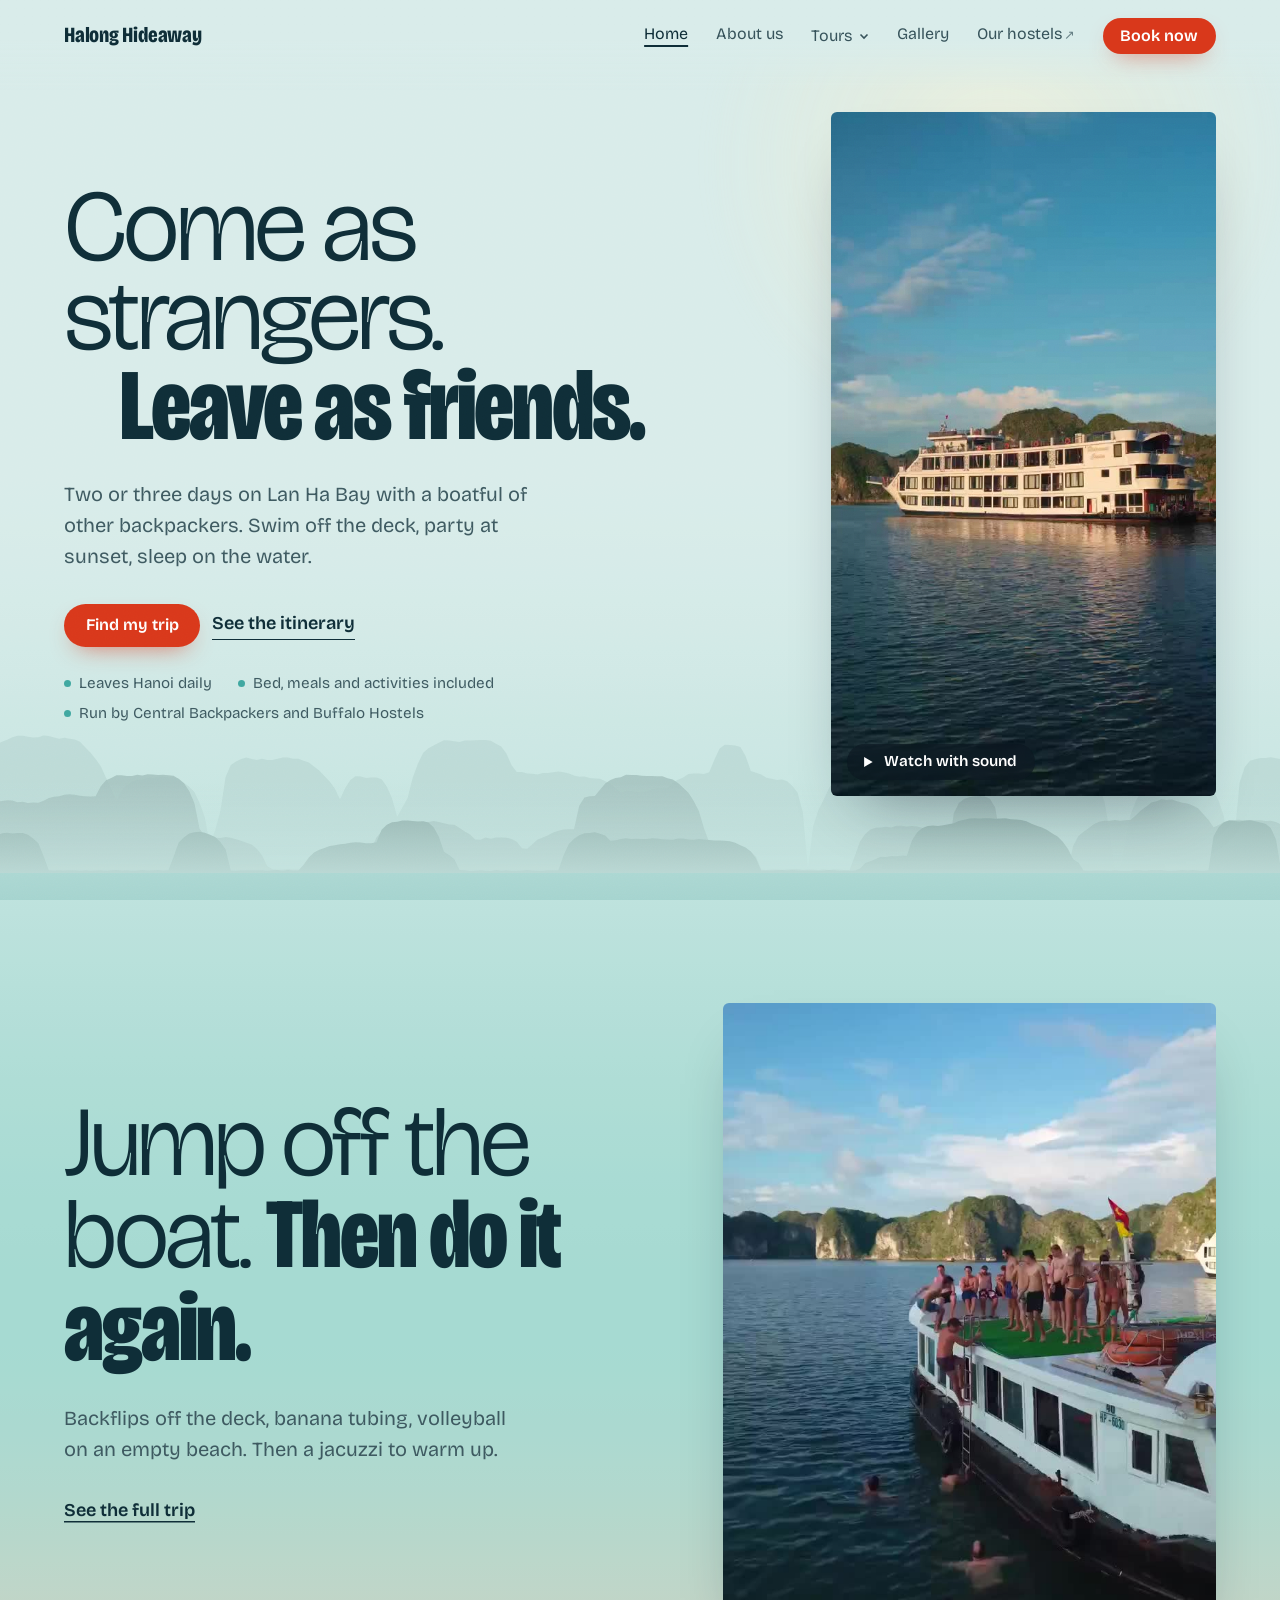
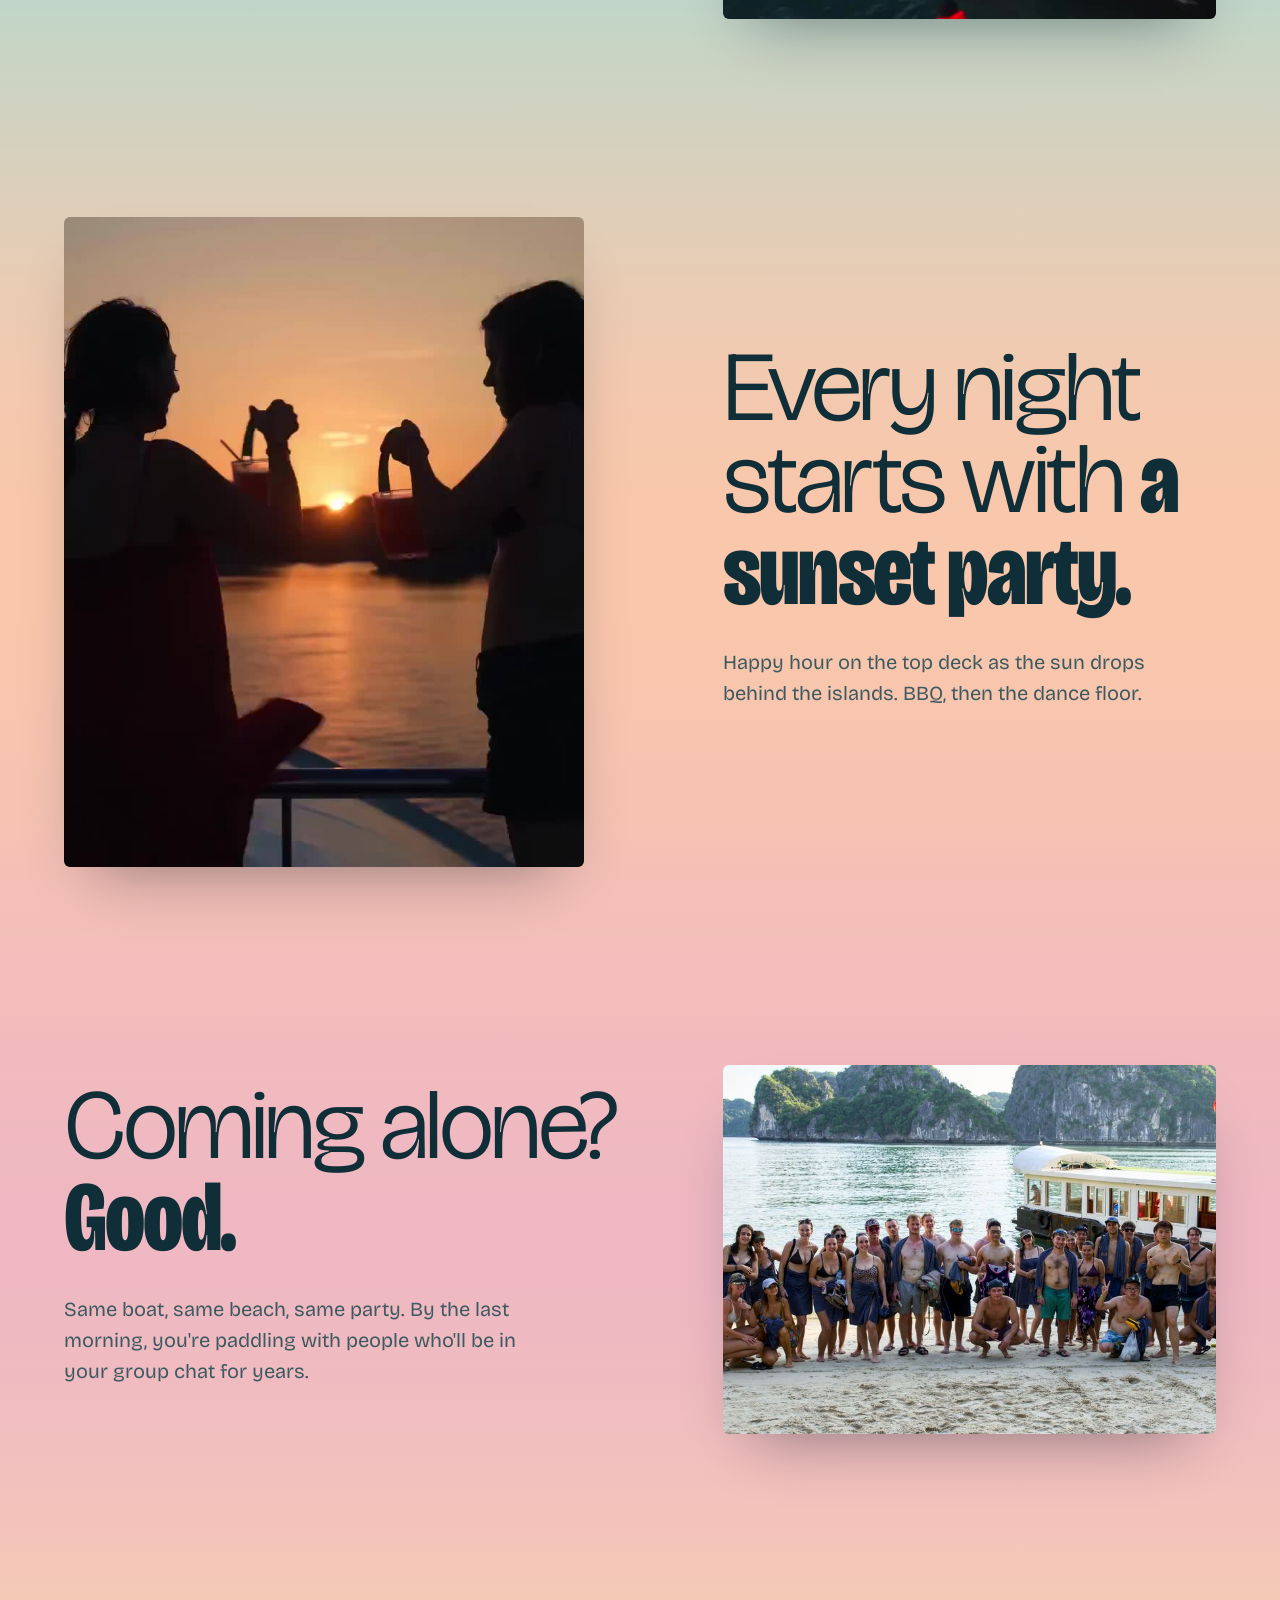
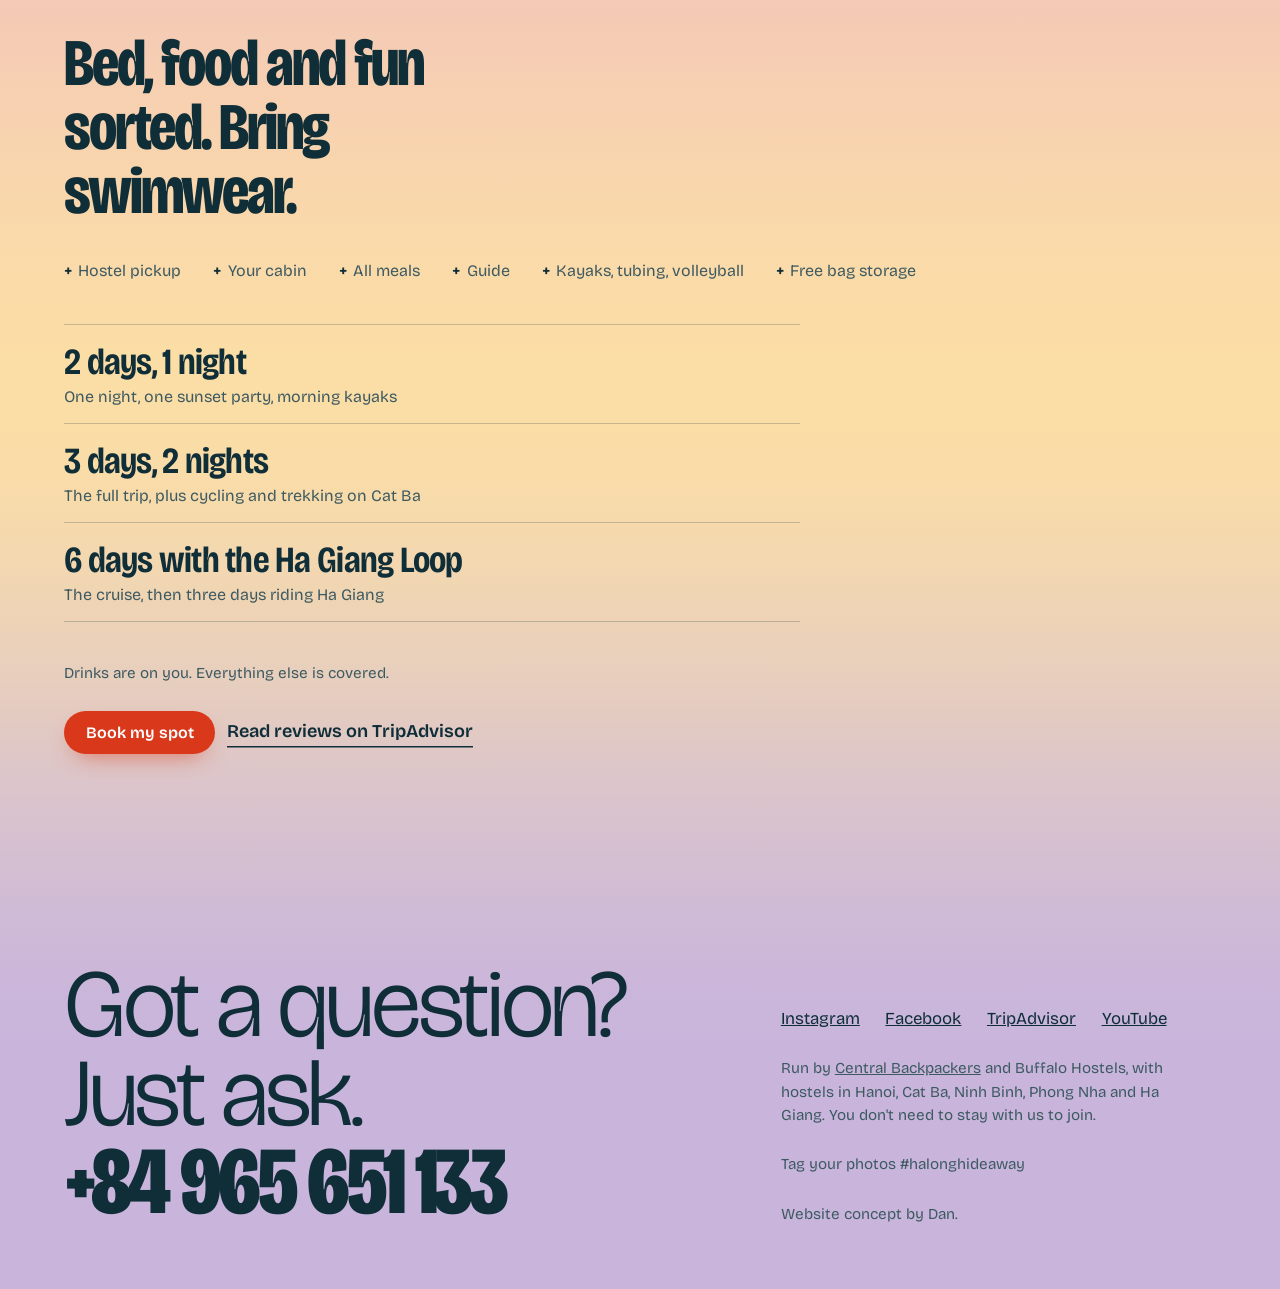
<file: site/index.html>
<!DOCTYPE html>
<html lang="en">
<head>
<meta charset="utf-8">
<meta name="viewport" content="width=device-width, initial-scale=1">
<title>Halong Hideaway | Come as strangers, leave as friends</title>
<meta name="description" content="A party cruise on Lan Ha Bay for backpackers. Jacuzzis on deck, a sunset party every night, kayaks in the morning. Leaves Hanoi daily.">
<meta name="robots" content="noindex, nofollow">
<link rel="preconnect" href="https://fonts.googleapis.com">
<link rel="preconnect" href="https://fonts.gstatic.com" crossorigin>
<link href="https://fonts.googleapis.com/css2?family=Bricolage+Grotesque:opsz,wdth,wght@12..96,75..100,200..800&display=swap" rel="stylesheet">
<link rel="stylesheet" href="assets/site.css?v=ad732d1b">
<script>if('IntersectionObserver' in window)document.documentElement.classList.add('js')</script>
</head>
<body>
<a class="skip" href="#main">Skip to content</a>
<div class="world" aria-hidden="true"></div>
<div class="grain" aria-hidden="true"></div>

<header class="top">
  <a class="mark" href="index.html">Halong Hideaway</a>
  <div class="bar">
    <a class="btn bar-book" href="tours.html">Book now</a>
    <button class="menu-toggle" type="button" aria-expanded="false" aria-controls="menu" aria-label="Open menu"><span></span><span></span><span></span></button>
  </div>
  <nav id="menu" aria-label="Main">
    <a href="index.html" aria-current="page">Home</a>
    <a href="about.html">About us</a>
    <div class="dd">
      <button type="button" aria-expanded="false" aria-controls="tour-menu">Tours <svg viewBox="0 0 10 10" aria-hidden="true"><path d="M1.5 3.5 5 7l3.5-3.5" fill="none" stroke="currentColor" stroke-width="1.6"/></svg></button>
      <div class="dd-panel" id="tour-menu" hidden>
        <a href="tour-2-days.html"><span><b>2 days, 1 night</b><small>One night on the bay</small></span></a>
        <a href="tour-3-days.html"><span><b>3 days, 2 nights</b><small>The full trip</small></span></a>
        <a href="tour-6-days.html"><span><b>6 days with the Ha Giang Loop</b><small>The bay, then the mountains</small></span></a>
        <a class="all" href="tours.html"><span>Compare all tours</span></a>
      </div>
    </div>
    <a href="gallery.html">Gallery</a>
    <a href="https://www.centralbackpackershostel.com/" target="_blank" rel="noopener">Our hostels<span class="ext" aria-hidden="true">↗</span><span class="vh"> (opens in a new tab)</span></a>
    <a class="btn" href="tours.html">Book now</a>
  </nav>
</header>

<main id="main">

  <section class="hero" data-stop="dawn">
    <div>
      <h1 class="display"><span>Come as strangers.</span><span class="heavy">Leave as friends.</span></h1>
      <p class="lede">Two or three days on Lan Ha Bay with a boatful of other backpackers. Swim off the deck, party at sunset, sleep on the water.</p>
      <div class="actions">
        <a class="btn" href="tours.html">Find my trip</a>
        <a class="more" href="tour-3-days.html">See the itinerary</a>
      </div>
      <ul class="trust"><li>Leaves Hanoi daily</li><li>Bed, meals and activities included</li><li>Run by Central Backpackers and Buffalo Hostels</li></ul>
    </div>
    <figure class="hero-shot hero-promo feather">
      <video class="loop" id="promo" src="assets/media/promo-preview.mp4?v=7d320288" data-full="assets/media/promo.mp4?v=8ce900a5" autoplay muted loop playsinline preload="auto" disablepictureinpicture disableremoteplayback
        poster="assets/media/promo-poster.jpg?v=4d2b4fae" aria-label="Halong Hideaway promo video: the boat, jumping in, banana tubing, the jacuzzi and the party"></video>
      <button class="play sound" type="button" aria-pressed="false"><svg viewBox="0 0 18 18" aria-hidden="true"><path d="M4 2.5v13l11-6.5z" fill="currentColor"/></svg><span>Watch with sound</span></button>
    </figure>
  </section>

  <section class="beat" data-stop="midday">
    <div>
      <h2 class="line">Jump off the boat. <b>Then do it again.</b></h2>
      <p class="lede">Backflips off the deck, banana tubing, volleyball on an empty beach. Then a jacuzzi to warm up.</p>
      <a class="more" href="tour-3-days.html">See the full trip</a>
    </div>
    <figure class="shot feather clip">
      <video class="loop" data-src="assets/media/jump-loop.mp4?v=ec01976b" muted loop playsinline preload="none" disablepictureinpicture disableremoteplayback
        poster="assets/media/jump-poster.jpg?v=09cf8545" aria-label="Guests jumping off the Hideaway boat into Lan Ha Bay"></video>
    </figure>
  </section>

  <section class="beat flip" data-stop="sunset">
    <div>
      <h2 class="line">Every night starts with <b>a sunset party.</b></h2>
      <p class="lede">Happy hour on the top deck as the sun drops behind the islands. BBQ, then the dance floor.</p>
    </div>
    <figure class="shot feather clip">
      <video class="loop" data-src="assets/media/sunset-loop.mp4?v=b24f2844" muted loop playsinline preload="none" disablepictureinpicture disableremoteplayback
        poster="assets/media/sunset-poster.jpg?v=ebba4bdb" aria-label="Two guests toasting with drinks on deck at sunset"></video>
    </figure>
  </section>

  <section class="beat" data-stop="night">
    <div>
      <h2 class="line">Coming alone? <b>Good.</b></h2>
      <p class="lede">Same boat, same beach, same party. By the last morning, you're paddling with people who'll be in your group chat for years.</p>
    </div>
    <figure class="shot feather"><img src="assets/media/gallery/g-beach-group.jpg?v=b97f15da" srcset="assets/media/gallery/g-beach-group-sm.jpg?v=e294ac6a 800w, assets/media/gallery/g-beach-group.jpg?v=b97f15da 1500w" sizes="(max-width: 900px) 92vw, 45vw" alt="A big group of Hideaway guests on the beach next to the day boat" loading="lazy" decoding="async"></figure>
  </section>

  <section class="beat solo" data-stop="golden">
    <div>
      <h2 class="title">Bed, food and fun sorted. Bring swimwear.</h2>
      <ul class="facts">
        <li>Hostel pickup</li><li>Your cabin</li><li>All meals</li><li>Guide</li><li>Kayaks, tubing, volleyball</li><li>Free bag storage</li>
      </ul>
      <ul class="choose">
        <li><a href="tour-2-days.html"><span class="n">2 days, 1 night<small>One night, one sunset party, morning kayaks</small></span></a></li>
        <li><a href="tour-3-days.html"><span class="n">3 days, 2 nights<small>The full trip, plus cycling and trekking on Cat Ba</small></span></a></li>
        <li><a href="tour-6-days.html"><span class="n">6 days with the Ha Giang Loop<small>The cruise, then three days riding Ha Giang</small></span></a></li>
      </ul>
      <p class="note" style="margin-bottom:1.6rem">Drinks are on you. Everything else is covered.</p>
      <div class="actions">
        <a class="btn" href="tours.html">Book my spot</a>
        <a class="more" href="https://www.tripadvisor.com.vn/" target="_blank" rel="noopener">Read reviews on TripAdvisor</a>
      </div>
    </div>
  </section>

  <footer data-stop="evening">
    <p class="ask">Got a question? Just ask. <a href="tel:+84965651133">+84 965 651 133</a></p>
    <div>
      <ul>
        <li><a href="https://www.instagram.com/halonghideawaytour">Instagram</a></li>
        <li><a href="https://www.facebook.com/halonghideawaytour">Facebook</a></li>
        <li><a href="https://www.tripadvisor.com.vn/">TripAdvisor</a></li>
        <li><a href="https://www.youtube.com/watch?v=XsAsDFy_2qI">YouTube</a></li>
      </ul>
      <p class="fine">Run by <a href="https://www.centralbackpackershostel.com/" target="_blank" rel="noopener">Central Backpackers</a> and Buffalo Hostels, with hostels in Hanoi, Cat Ba, Ninh Binh, Phong Nha and Ha Giang. You don't need to stay with us to join.</p>
      <p class="fine">Tag your photos #halonghideaway</p>
      <p class="fine concept">Website concept by Dan.</p>
    </div>
  </footer>
</main>

<script src="assets/site.js?v=d3e1fb71"></script>
</body>
</html>
</file>
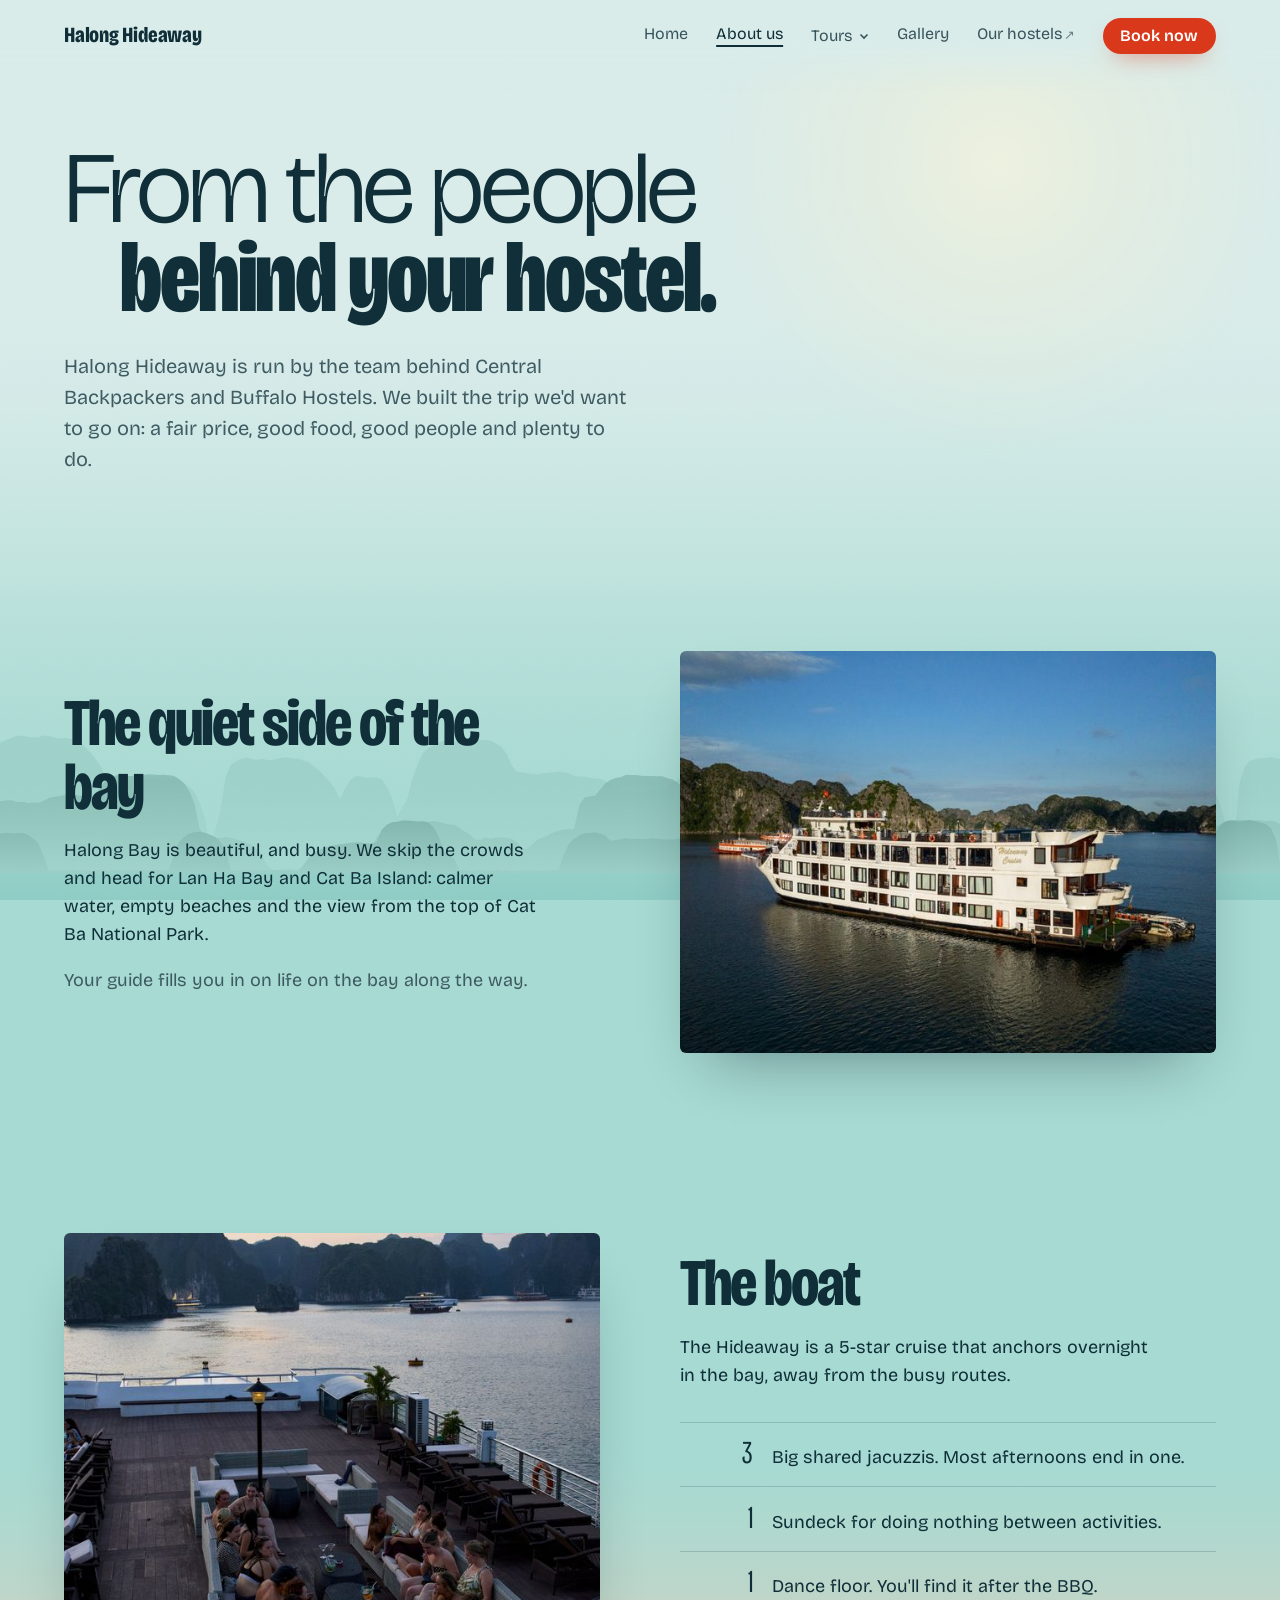
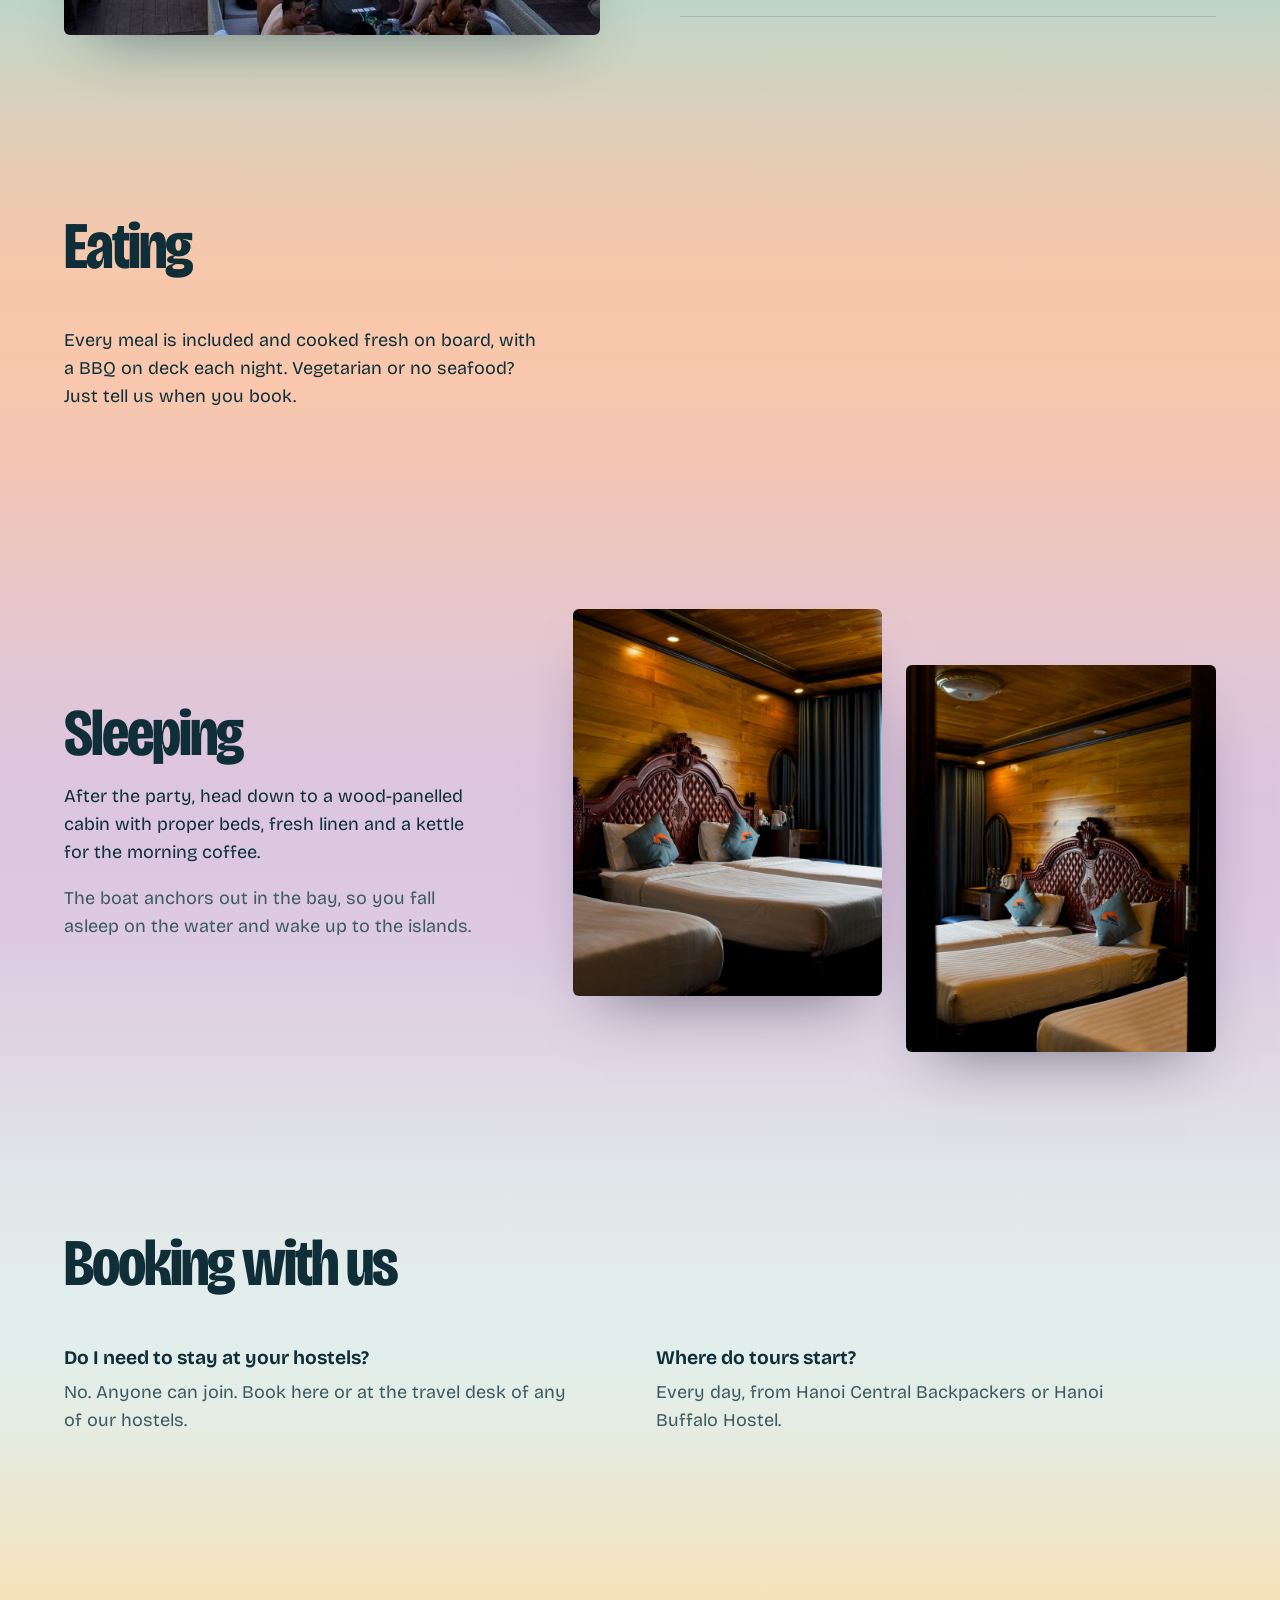
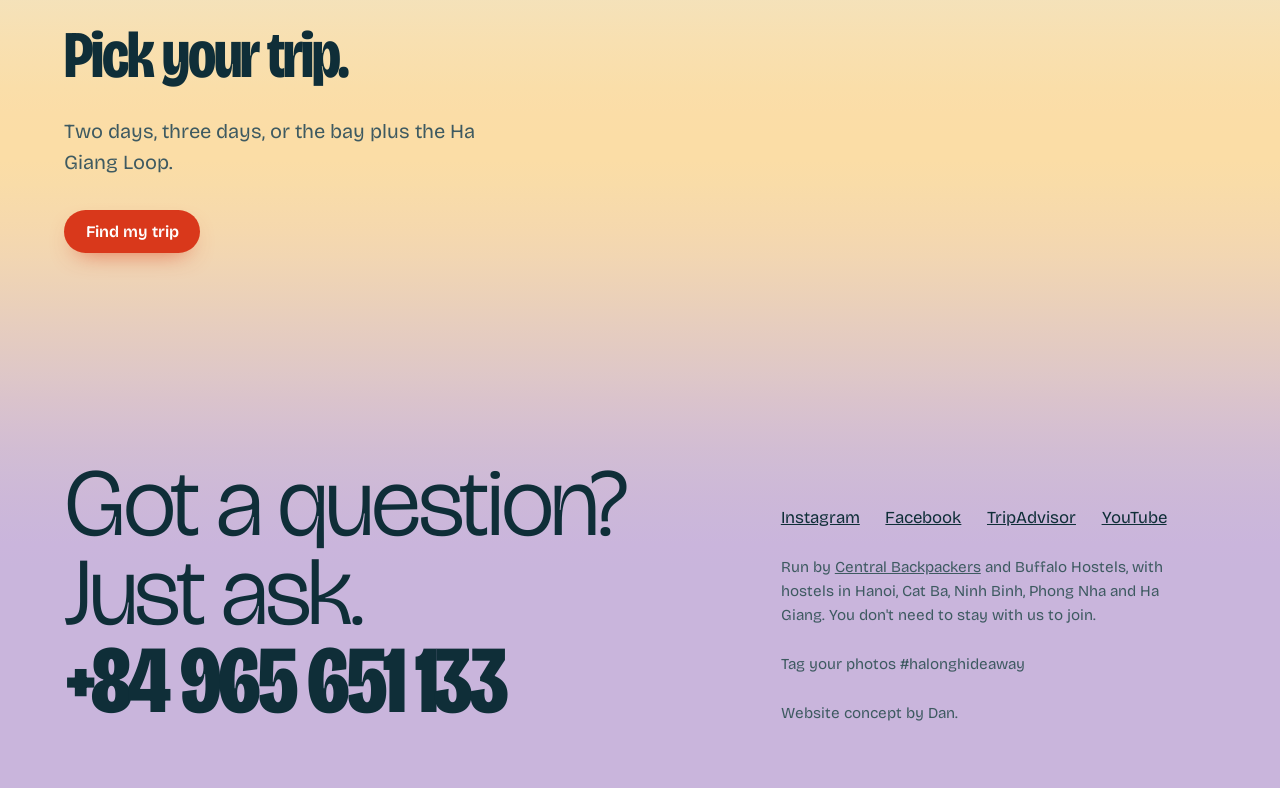
<file: site/about.html>
<!DOCTYPE html>
<html lang="en">
<head>
<meta charset="utf-8">
<meta name="viewport" content="width=device-width, initial-scale=1">
<title>About us | Halong Hideaway</title>
<meta name="description" content="Halong Hideaway is run by the team behind Central Backpackers and Buffalo Hostels.">
<meta name="robots" content="noindex, nofollow">
<link rel="preconnect" href="https://fonts.googleapis.com">
<link rel="preconnect" href="https://fonts.gstatic.com" crossorigin>
<link href="https://fonts.googleapis.com/css2?family=Bricolage+Grotesque:opsz,wdth,wght@12..96,75..100,200..800&display=swap" rel="stylesheet">
<link rel="stylesheet" href="assets/site.css?v=ad732d1b">
<script>if('IntersectionObserver' in window)document.documentElement.classList.add('js')</script>
</head>
<body>
<a class="skip" href="#main">Skip to content</a>
<div class="world" aria-hidden="true"></div>
<div class="grain" aria-hidden="true"></div>

<header class="top">
  <a class="mark" href="index.html">Halong Hideaway</a>
  <div class="bar">
    <a class="btn bar-book" href="tours.html">Book now</a>
    <button class="menu-toggle" type="button" aria-expanded="false" aria-controls="menu" aria-label="Open menu"><span></span><span></span><span></span></button>
  </div>
  <nav id="menu" aria-label="Main">
    <a href="index.html">Home</a>
    <a href="about.html" aria-current="page">About us</a>
    <div class="dd">
      <button type="button" aria-expanded="false" aria-controls="tour-menu">Tours <svg viewBox="0 0 10 10" aria-hidden="true"><path d="M1.5 3.5 5 7l3.5-3.5" fill="none" stroke="currentColor" stroke-width="1.6"/></svg></button>
      <div class="dd-panel" id="tour-menu" hidden>
        <a href="tour-2-days.html"><span><b>2 days, 1 night</b><small>One night on the bay</small></span></a>
        <a href="tour-3-days.html"><span><b>3 days, 2 nights</b><small>The full trip</small></span></a>
        <a href="tour-6-days.html"><span><b>6 days with the Ha Giang Loop</b><small>The bay, then the mountains</small></span></a>
        <a class="all" href="tours.html"><span>Compare all tours</span></a>
      </div>
    </div>
    <a href="gallery.html">Gallery</a>
    <a href="https://www.centralbackpackershostel.com/" target="_blank" rel="noopener">Our hostels<span class="ext" aria-hidden="true">↗</span><span class="vh"> (opens in a new tab)</span></a>
    <a class="btn" href="tours.html">Book now</a>
  </nav>
</header>

<main id="main">

  <section class="intro" data-stop="dawn">
    <h1 class="display"><span>From the people</span><span class="heavy">behind your hostel.</span></h1>
    <p class="lede">Halong Hideaway is run by the team behind Central Backpackers and Buffalo Hostels. We built the trip we'd want to go on: a fair price, good food, good people and plenty to do.</p>
  </section>

  <section class="split" data-stop="midday" aria-labelledby="where">
    <div>
      <h2 class="title" id="where">The quiet side of the bay</h2>
      <p class="body" style="color:inherit">Halong Bay is beautiful, and busy. We skip the crowds and head for Lan Ha Bay and Cat Ba Island: calmer water, empty beaches and the view from the top of Cat Ba National Park.</p>
      <p class="body">Your guide fills you in on life on the bay along the way.</p>
    </div>
    <figure class="shot feather"><img src="assets/media/gallery/g-boat.jpg?v=c5994f0a" srcset="assets/media/gallery/g-boat-sm.jpg?v=1ea20ff1 800w, assets/media/gallery/g-boat.jpg?v=c5994f0a 1500w" sizes="(max-width: 900px) 92vw, 45vw" alt="The Hideaway Cruise anchored among the limestone islands of Lan Ha Bay" loading="lazy" decoding="async"></figure>
  </section>

  <section class="split flip" data-stop="midday" aria-labelledby="deck">
    <div>
      <h2 class="title" id="deck">The boat</h2>
      <p class="body" style="color:inherit">The Hideaway is a 5-star cruise that anchors overnight in the bay, away from the busy routes.</p>
      <ul class="spec">
        <li><b>3</b><span>Big shared jacuzzis. Most afternoons end in one.</span></li>
        <li><b>1</b><span>Sundeck for doing nothing between activities.</span></li>
        <li><b>1</b><span>Dance floor. You'll find it after the BBQ.</span></li>
      </ul>
    </div>
    <figure class="shot feather"><img src="assets/media/gallery/g-deck.jpg?v=75795c09" srcset="assets/media/gallery/g-deck-sm.jpg?v=c1f97ed5 800w, assets/media/gallery/g-deck.jpg?v=75795c09 1500w" sizes="(max-width: 900px) 92vw, 45vw" alt="Guests with drinks on the top deck at sunset, islands behind them" loading="lazy" decoding="async"></figure>
  </section>

  <section class="block" data-stop="sunset" aria-labelledby="eat">
    <h2 class="title" id="eat">Eating</h2>
    <p class="body" style="color:inherit;margin-top:1.4rem">Every meal is included and cooked fresh on board, with a BBQ on deck each night. Vegetarian or no seafood? Just tell us when you book.</p>
  </section>

  <section class="sleep" data-stop="dusk" aria-labelledby="sleep">
    <div class="sleep-copy">
      <h2 class="title" id="sleep">Sleeping</h2>
      <p class="body" style="color:inherit">After the party, head down to a wood-panelled cabin with proper beds, fresh linen and a kettle for the morning coffee.</p>
      <p class="body">The boat anchors out in the bay, so you fall asleep on the water and wake up to the islands.</p>
    </div>
    <div class="sleep-pics">
      <figure class="shot"><img src="assets/media/cabin-1.jpg?v=b0acb373" srcset="assets/media/cabin-1-800.jpg?v=2fcb10d4 800w, assets/media/cabin-1.jpg?v=b0acb373 1400w" sizes="(max-width: 900px) 50vw, 30vw" alt="A cabin on the Hideaway with carved wooden headboard, white linen and Hideaway Cruise cushions" loading="lazy" decoding="async"></figure>
      <figure class="shot"><img src="assets/media/cabin-2.jpg?v=28e89657" srcset="assets/media/cabin-2-800.jpg?v=f86a1919 800w, assets/media/cabin-2.jpg?v=28e89657 1400w" sizes="(max-width: 900px) 50vw, 30vw" alt="The same cabin seen from the doorway, with wood-panelled walls, a mirror and a kettle" loading="lazy" decoding="async"></figure>
    </div>
  </section>

  <section class="block" data-stop="mist" aria-labelledby="book-h">
    <h2 class="title" id="book-h">Booking with us</h2>
    <dl class="qa">
      <div><dt>Do I need to stay at your hostels?</dt><dd>No. Anyone can join. Book here or at the travel desk of any of our hostels.</dd></div>
      <div><dt>Where do tours start?</dt><dd>Every day, from Hanoi Central Backpackers or Hanoi Buffalo Hostel.</dd></div>
    </dl>
  </section>

  <section class="beat solo" data-stop="golden">
    <div>
      <h2 class="title">Pick your trip.</h2>
      <p class="lede">Two days, three days, or the bay plus the Ha Giang Loop.</p>
      <a class="btn" href="tours.html">Find my trip</a>
    </div>
  </section>

  <footer data-stop="evening">
    <p class="ask">Got a question? Just ask. <a href="tel:+84965651133">+84 965 651 133</a></p>
    <div>
      <ul>
        <li><a href="https://www.instagram.com/halonghideawaytour">Instagram</a></li>
        <li><a href="https://www.facebook.com/halonghideawaytour">Facebook</a></li>
        <li><a href="https://www.tripadvisor.com.vn/">TripAdvisor</a></li>
        <li><a href="https://www.youtube.com/watch?v=XsAsDFy_2qI">YouTube</a></li>
      </ul>
      <p class="fine">Run by <a href="https://www.centralbackpackershostel.com/" target="_blank" rel="noopener">Central Backpackers</a> and Buffalo Hostels, with hostels in Hanoi, Cat Ba, Ninh Binh, Phong Nha and Ha Giang. You don't need to stay with us to join.</p>
      <p class="fine">Tag your photos #halonghideaway</p>
      <p class="fine concept">Website concept by Dan.</p>
    </div>
  </footer>
</main>

<script src="assets/site.js?v=d3e1fb71"></script>
</body>
</html>
</file>
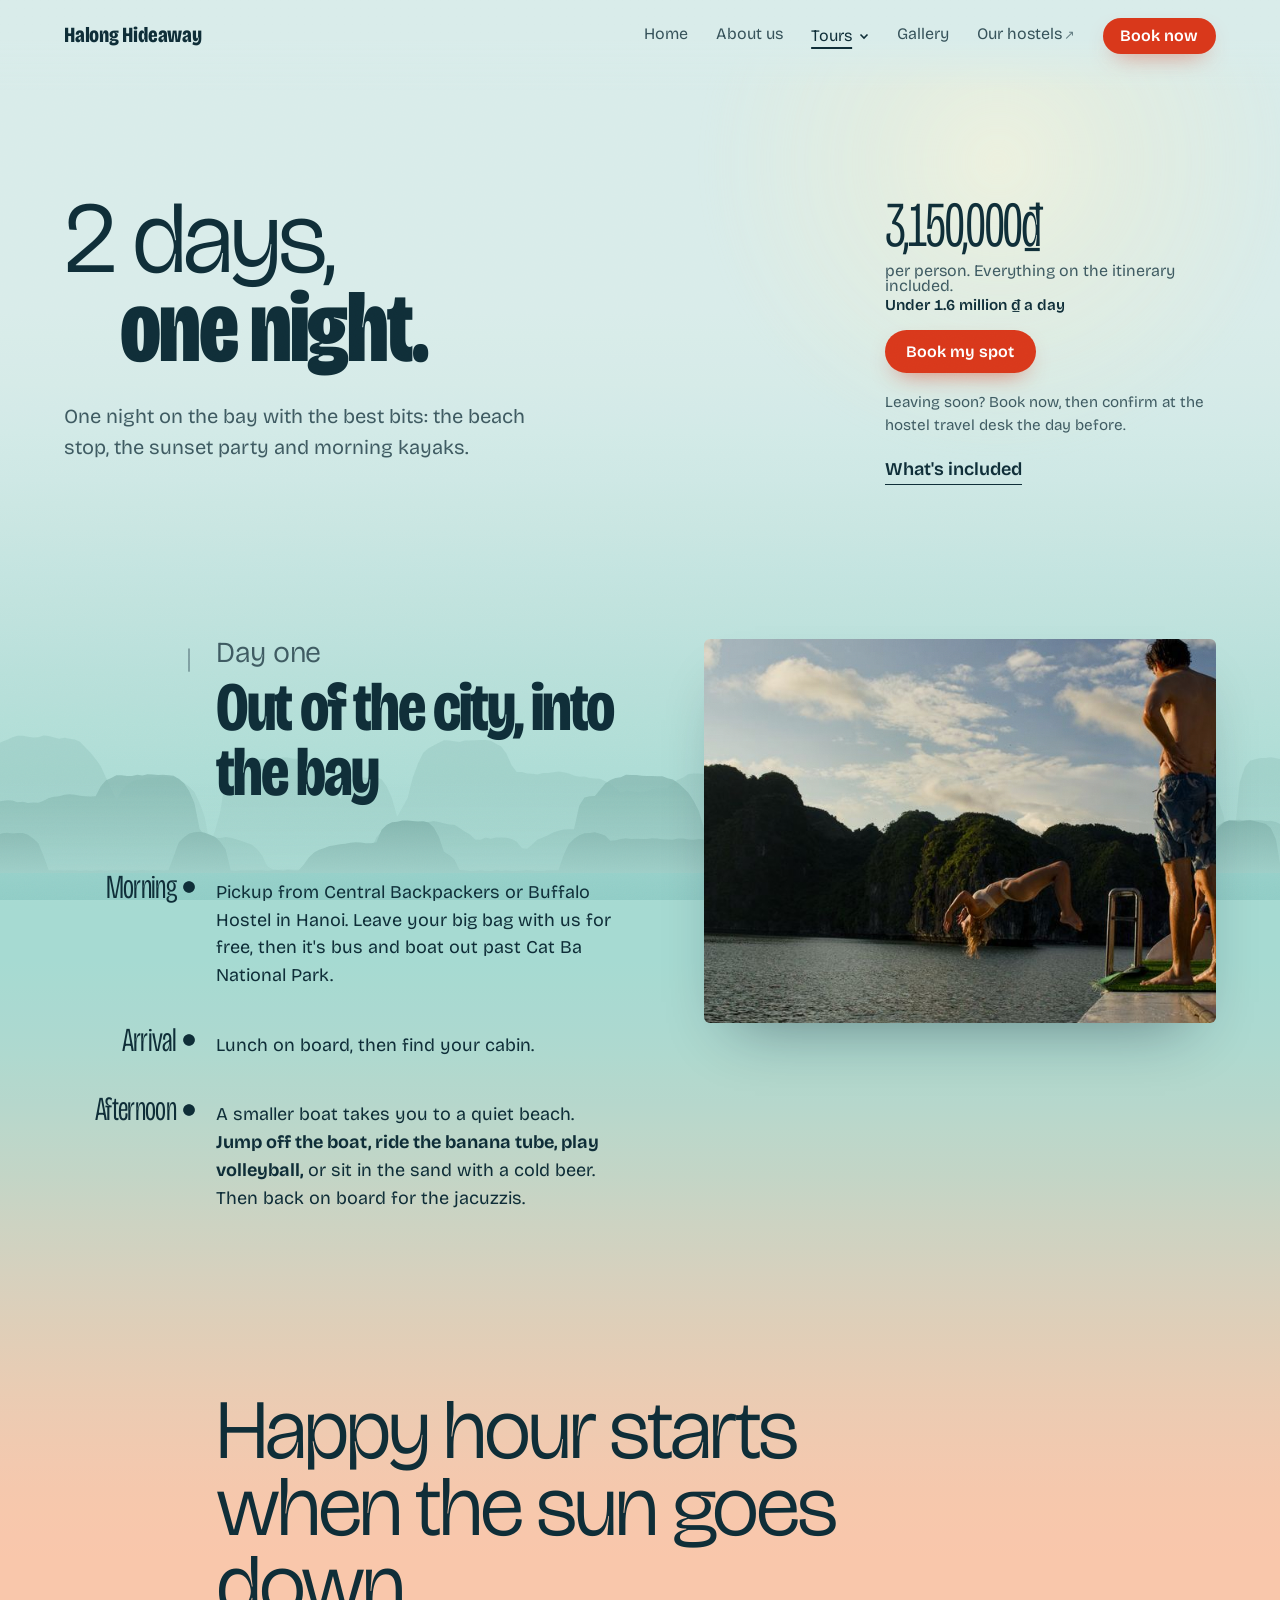
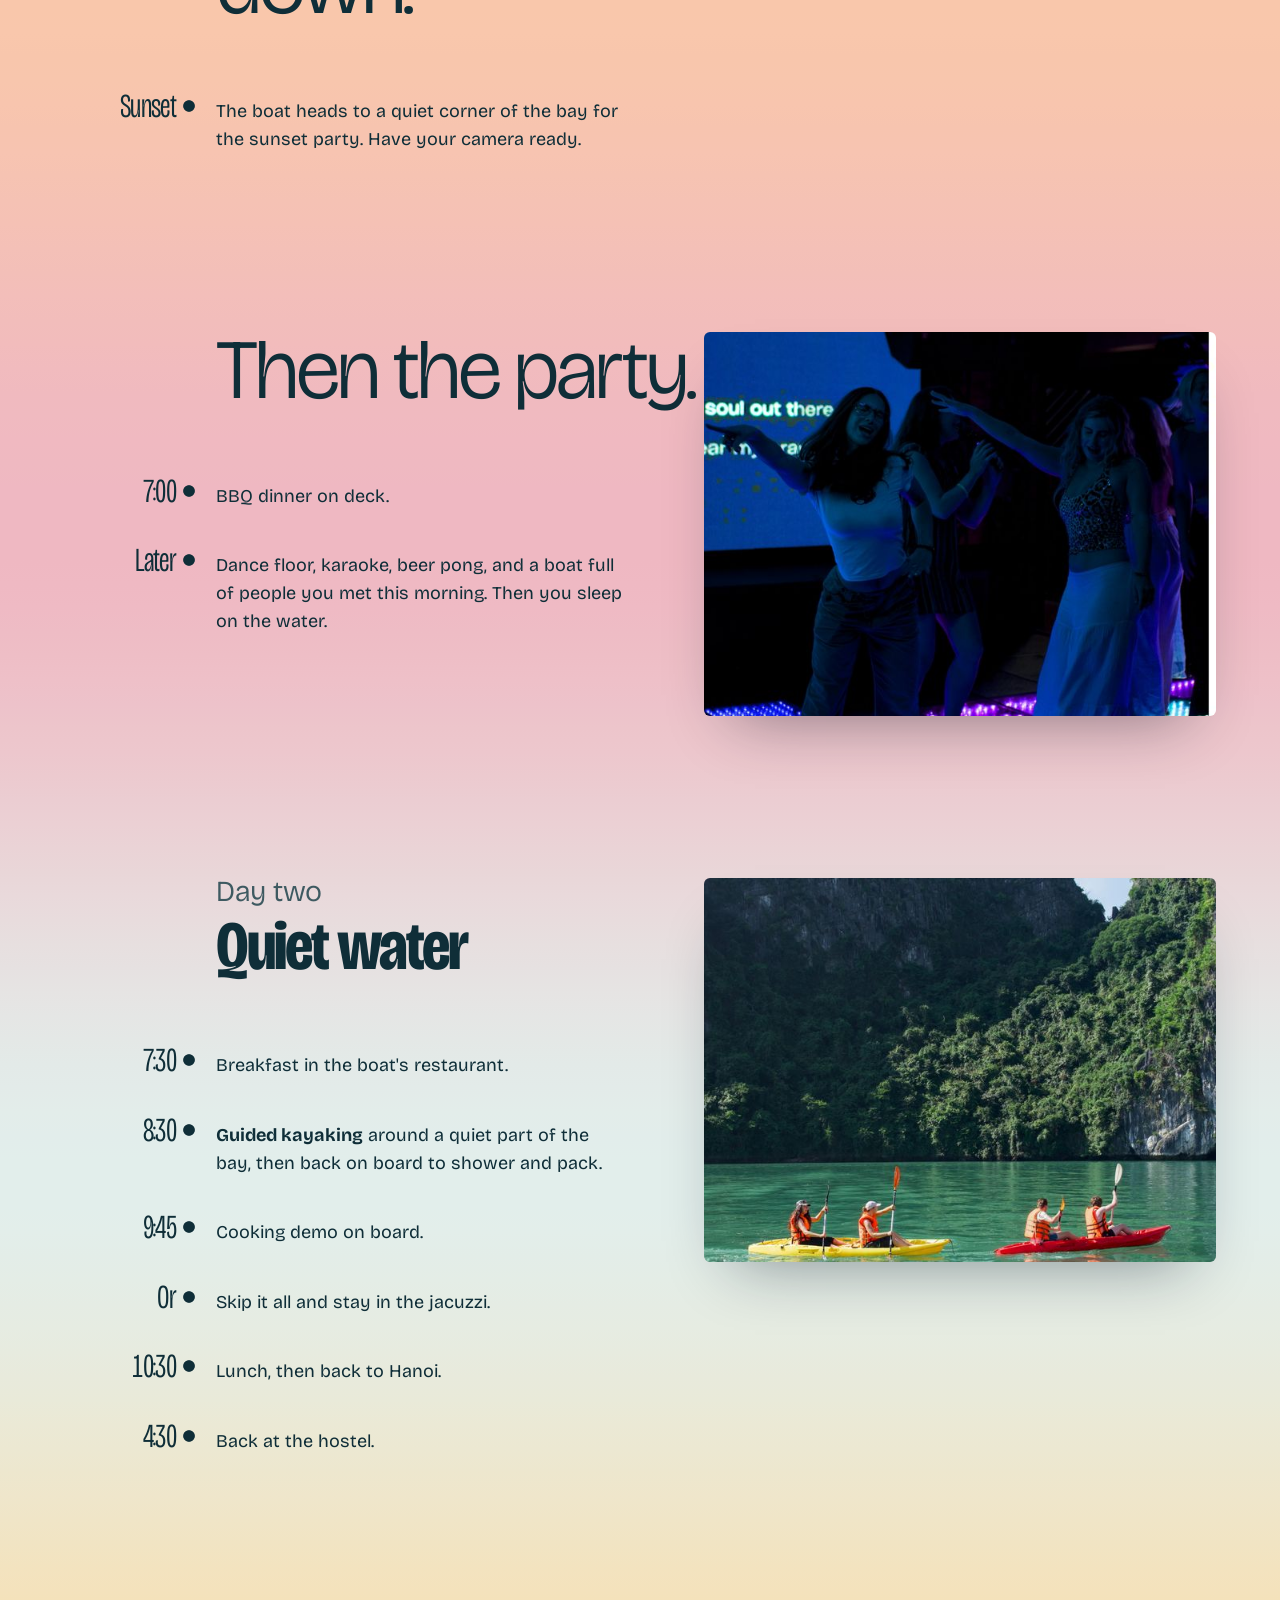
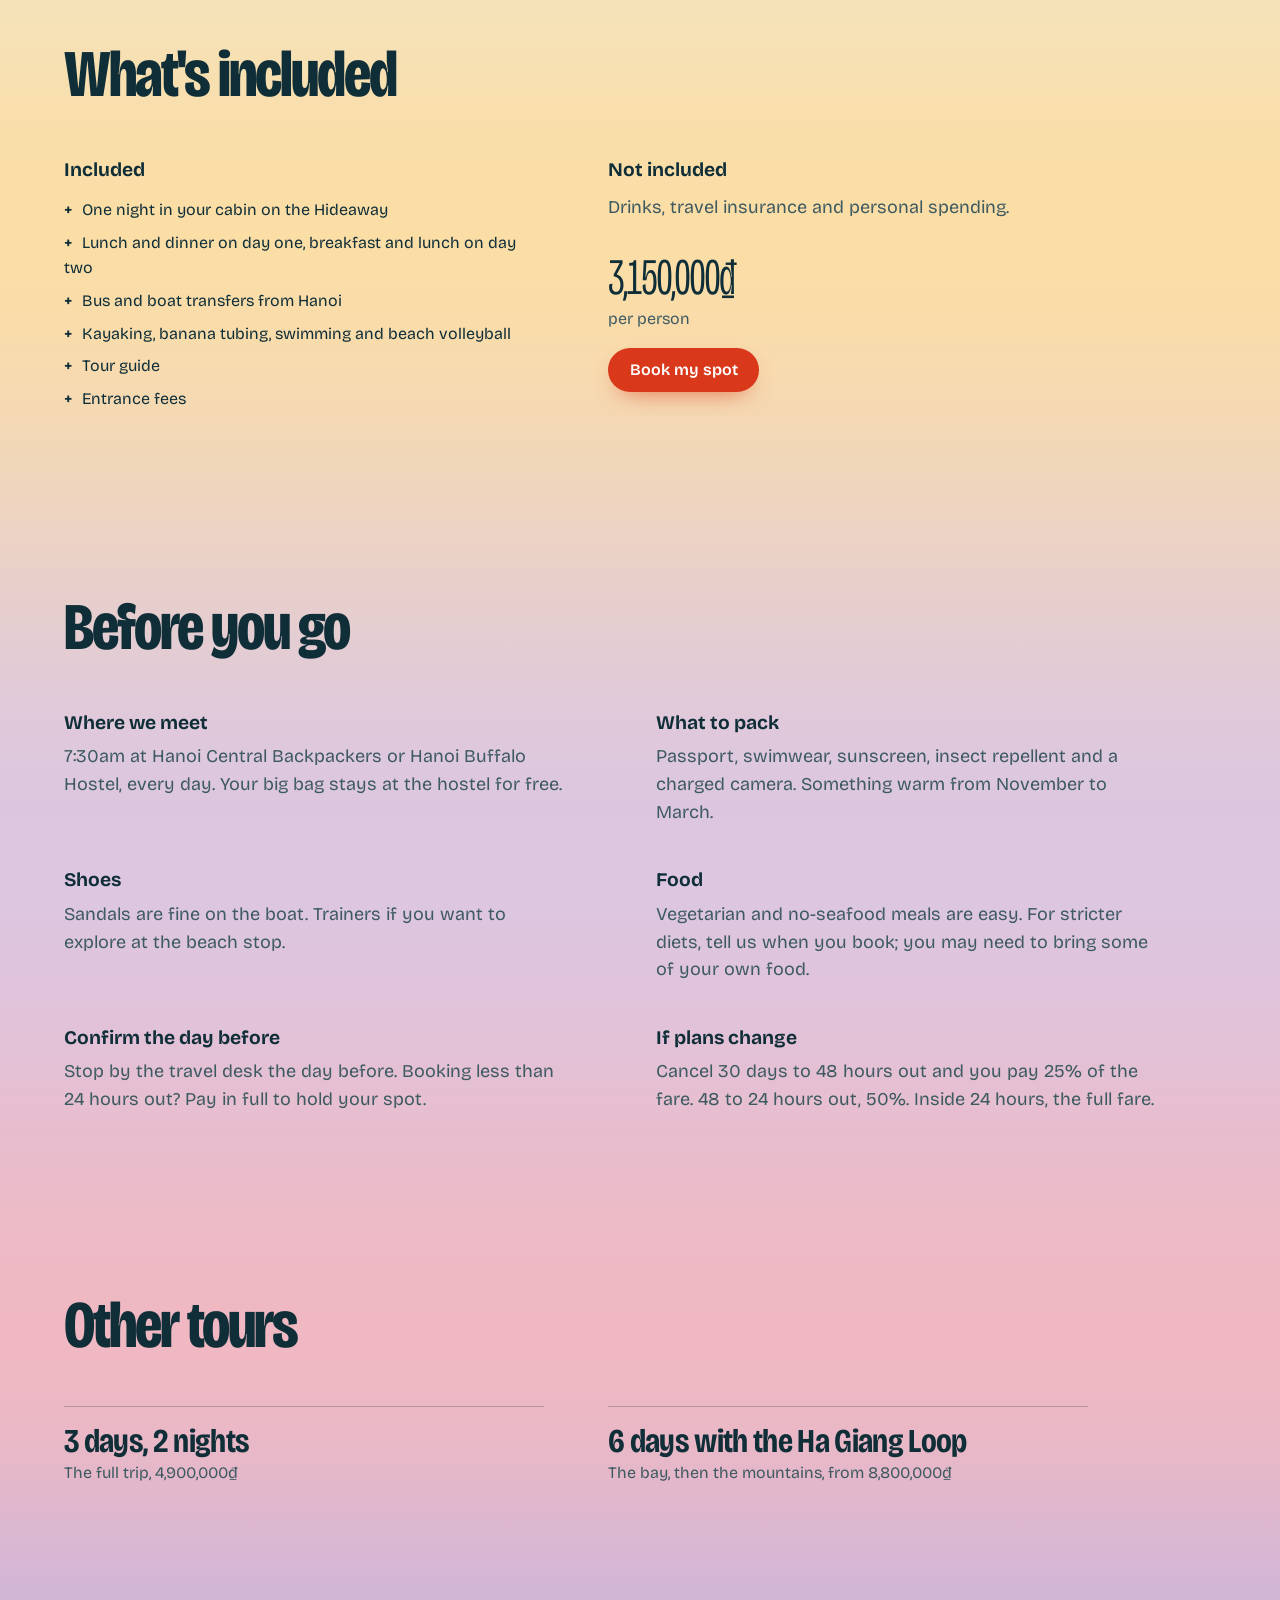
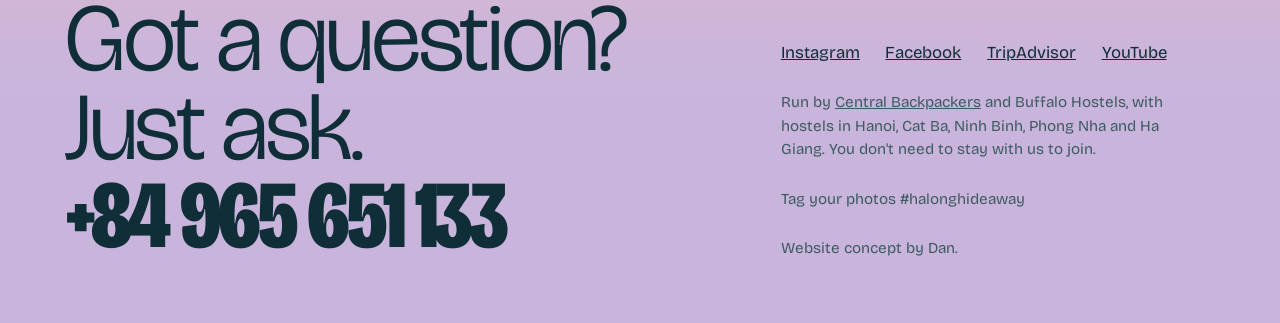
<file: site/tour-2-days.html>
<!DOCTYPE html>
<html lang="en">
<head>
<meta charset="utf-8">
<meta name="viewport" content="width=device-width, initial-scale=1">
<title>2 days, 1 night | Halong Hideaway</title>
<meta name="description" content="One night on Lan Ha Bay: beach stop, sunset party, BBQ and morning kayaking. 3,150,000₫.">
<meta name="robots" content="noindex, nofollow">
<link rel="preconnect" href="https://fonts.googleapis.com">
<link rel="preconnect" href="https://fonts.gstatic.com" crossorigin>
<link href="https://fonts.googleapis.com/css2?family=Bricolage+Grotesque:opsz,wdth,wght@12..96,75..100,200..800&display=swap" rel="stylesheet">
<link rel="stylesheet" href="assets/site.css?v=ad732d1b">
<script>if('IntersectionObserver' in window)document.documentElement.classList.add('js')</script>
</head>
<body>
<a class="skip" href="#main">Skip to content</a>
<div class="world" aria-hidden="true"></div>
<div class="grain" aria-hidden="true"></div>

<header class="top">
  <a class="mark" href="index.html">Halong Hideaway</a>
  <div class="bar">
    <a class="btn bar-book" href="tours.html">Book now</a>
    <button class="menu-toggle" type="button" aria-expanded="false" aria-controls="menu" aria-label="Open menu"><span></span><span></span><span></span></button>
  </div>
  <nav id="menu" aria-label="Main">
    <a href="index.html">Home</a>
    <a href="about.html">About us</a>
    <div class="dd current">
      <button type="button" aria-expanded="false" aria-controls="tour-menu">Tours <svg viewBox="0 0 10 10" aria-hidden="true"><path d="M1.5 3.5 5 7l3.5-3.5" fill="none" stroke="currentColor" stroke-width="1.6"/></svg></button>
      <div class="dd-panel" id="tour-menu" hidden>
        <a href="tour-2-days.html" aria-current="page"><span><b>2 days, 1 night</b><small>One night on the bay</small></span></a>
        <a href="tour-3-days.html"><span><b>3 days, 2 nights</b><small>The full trip</small></span></a>
        <a href="tour-6-days.html"><span><b>6 days with the Ha Giang Loop</b><small>The bay, then the mountains</small></span></a>
        <a class="all" href="tours.html"><span>Compare all tours</span></a>
      </div>
    </div>
    <a href="gallery.html">Gallery</a>
    <a href="https://www.centralbackpackershostel.com/" target="_blank" rel="noopener">Our hostels<span class="ext" aria-hidden="true">↗</span><span class="vh"> (opens in a new tab)</span></a>
    <a class="btn" href="tours.html">Book now</a>
  </nav>
</header>

<main id="main">

  <section class="tour-head" data-stop="dawn">
    <div>
      <h1 class="display"><span>2 days,</span><span class="heavy">one night.</span></h1>
      <p class="lede">One night on the bay with the best bits: the beach stop, the sunset party and morning kayaks.</p>
    </div>
    <div class="buy">
      <p class="price">3,150,000₫<small>per person. Everything on the itinerary included.<span class="perday">Under 1.6 million ₫ a day</span></small></p>
      <a class="btn" href="https://halonghideaway.com/booking-tour/1751">Book my spot</a>
      <p class="note">Leaving soon? Book now, then confirm at the hostel travel desk the day before.</p>
      <a class="more" href="#included">What's included</a>
    </div>
  </section>
  <div class="route" id="itinerary">
    <section class="chapter" data-stop="midday" aria-labelledby="d1">
      <h2 id="d1"><small>Day one</small>Out of the city, into the bay</h2>
      <ol class="moments">
        <li><time>Morning</time><p>Pickup from Central Backpackers or Buffalo Hostel in Hanoi. Leave your big bag with us for free, then it's bus and boat out past Cat Ba National Park.</p></li>
        <li><time>Arrival</time><p>Lunch on board, then find your cabin.</p></li>
        <li><time>Afternoon</time><p>A smaller boat takes you to a quiet beach. <strong>Jump off the boat, ride the banana tube, play volleyball,</strong> or sit in the sand with a cold beer. Then back on board for the jacuzzis.</p></li>
      </ol>
      <figure class="shot feather"><img src="assets/media/gallery/g-backflip.jpg?v=d6becff6" srcset="assets/media/gallery/g-backflip-sm.jpg?v=c1b7d78b 800w, assets/media/gallery/g-backflip.jpg?v=d6becff6 1500w" sizes="(max-width: 900px) 92vw, 45vw" alt="A guest backflipping off the boat into the bay" loading="lazy" decoding="async"></figure>
    </section>

    <section class="chapter" data-stop="sunset" aria-label="Day one, evening">
      <p class="says">Happy hour starts when the sun goes down.</p>
      <ol class="moments">
        <li><time>Sunset</time><p>The boat heads to a quiet corner of the bay for the sunset party. Have your camera ready.</p></li>
      </ol>
    </section>

    <section class="chapter" data-stop="night" aria-label="Day one, night">
      <p class="says">Then the party.</p>
      <ol class="moments">
        <li><time>7:00</time><p>BBQ dinner on deck.</p></li>
        <li><time>Later</time><p>Dance floor, karaoke, beer pong, and a boat full of people you met this morning. Then you sleep on the water.</p></li>
      </ol>
      <figure class="shot feather low"><img src="assets/media/gallery/g-dance.jpg?v=092d4afc" srcset="assets/media/gallery/g-dance-sm.jpg?v=2f81d3a5 800w, assets/media/gallery/g-dance.jpg?v=092d4afc 1500w" sizes="(max-width: 900px) 92vw, 45vw" alt="Guests dancing on the glowing dance floor" loading="lazy" decoding="async"></figure>
    </section>

    <section class="chapter" data-stop="mist" aria-labelledby="d2">
      <h2 id="d2"><small>Day two</small>Quiet water</h2>
      <ol class="moments">
        <li><time>7:30</time><p>Breakfast in the boat's restaurant.</p></li>
        <li><time>8:30</time><p><strong>Guided kayaking</strong> around a quiet part of the bay, then back on board to shower and pack.</p></li>
        <li><time>9:45</time><p>Cooking demo on board.</p></li>
        <li><time>Or</time><p>Skip it all and stay in the jacuzzi.</p></li>
        <li><time>10:30</time><p>Lunch, then back to Hanoi.</p></li>
        <li><time>4:30</time><p>Back at the hostel.</p></li>
      </ol>
      <figure class="shot feather"><img src="assets/media/gallery/g-kayaks.jpg?v=061b84e4" srcset="assets/media/gallery/g-kayaks-sm.jpg?v=85eb302d 800w, assets/media/gallery/g-kayaks.jpg?v=061b84e4 1500w" sizes="(max-width: 900px) 92vw, 45vw" alt="Two kayaks paddling across turquoise water beneath a limestone cliff" loading="lazy" decoding="async"></figure>
    </section>
  </div>

  <section class="block" id="included" data-stop="golden" aria-labelledby="inc-h">
    <h2 class="title" id="inc-h">What's included</h2>
    <div class="cols">
      <div><h3>Included</h3><ul class="incl" style="margin:0"><li>One night in your cabin on the Hideaway</li><li>Lunch and dinner on day one, breakfast and lunch on day two</li><li>Bus and boat transfers from Hanoi</li><li>Kayaking, banana tubing, swimming and beach volleyball</li><li>Tour guide</li><li>Entrance fees</li></ul></div>
      <div><h3>Not included</h3><p class="body" style="margin-top:0">Drinks, travel insurance and personal spending.</p>
        <p class="price" style="font-size:clamp(2.2rem,4vw,3.2rem);margin-top:2rem">3,150,000₫<small>per person</small></p>
        <p style="margin-top:1.4rem"><a class="btn" href="https://halonghideaway.com/booking-tour/1751">Book my spot</a></p>
      </div>
    </div>
  </section>
  <section class="block" data-stop="dusk" aria-labelledby="go-h">
    <h2 class="title" id="go-h">Before you go</h2>
    <dl class="qa">
      <div><dt>Where we meet</dt><dd>7:30am at Hanoi Central Backpackers or Hanoi Buffalo Hostel, every day. Your big bag stays at the hostel for free.</dd></div>
      <div><dt>What to pack</dt><dd>Passport, swimwear, sunscreen, insect repellent and a charged camera. Something warm from November to March.</dd></div>
      <div><dt>Shoes</dt><dd>Sandals are fine on the boat. Trainers if you want to explore at the beach stop.</dd></div>
      
      <div><dt>Food</dt><dd>Vegetarian and no-seafood meals are easy. For stricter diets, tell us when you book; you may need to bring some of your own food.</dd></div>
      <div><dt>Confirm the day before</dt><dd>Stop by the travel desk the day before. Booking less than 24 hours out? Pay in full to hold your spot.</dd></div>
      <div><dt>If plans change</dt><dd>Cancel 30 days to 48 hours out and you pay 25% of the fare. 48 to 24 hours out, 50%. Inside 24 hours, the full fare.</dd></div>
    </dl>
  </section>
  <section class="block" data-stop="night" aria-labelledby="oth-h" style="padding-bottom:0">
    <h2 class="title" id="oth-h">Other tours</h2>
    <div class="others"><a href="tour-3-days.html"><b>3 days, 2 nights</b><span>The full trip, 4,900,000₫</span></a><a href="tour-6-days.html"><b>6 days with the Ha Giang Loop</b><span>The bay, then the mountains, from 8,800,000₫</span></a></div>
  </section>
  <footer data-stop="evening">
    <p class="ask">Got a question? Just ask. <a href="tel:+84965651133">+84 965 651 133</a></p>
    <div>
      <ul>
        <li><a href="https://www.instagram.com/halonghideawaytour">Instagram</a></li>
        <li><a href="https://www.facebook.com/halonghideawaytour">Facebook</a></li>
        <li><a href="https://www.tripadvisor.com.vn/">TripAdvisor</a></li>
        <li><a href="https://www.youtube.com/watch?v=XsAsDFy_2qI">YouTube</a></li>
      </ul>
      <p class="fine">Run by <a href="https://www.centralbackpackershostel.com/" target="_blank" rel="noopener">Central Backpackers</a> and Buffalo Hostels, with hostels in Hanoi, Cat Ba, Ninh Binh, Phong Nha and Ha Giang. You don't need to stay with us to join.</p>
      <p class="fine">Tag your photos #halonghideaway</p>
      <p class="fine concept">Website concept by Dan.</p>
    </div>
  </footer>
</main>
<a class="btn bookbar" href="https://halonghideaway.com/booking-tour/1751">Book for 3,150,000₫</a>
<script src="assets/site.js?v=d3e1fb71"></script>
</body>
</html>
</file>
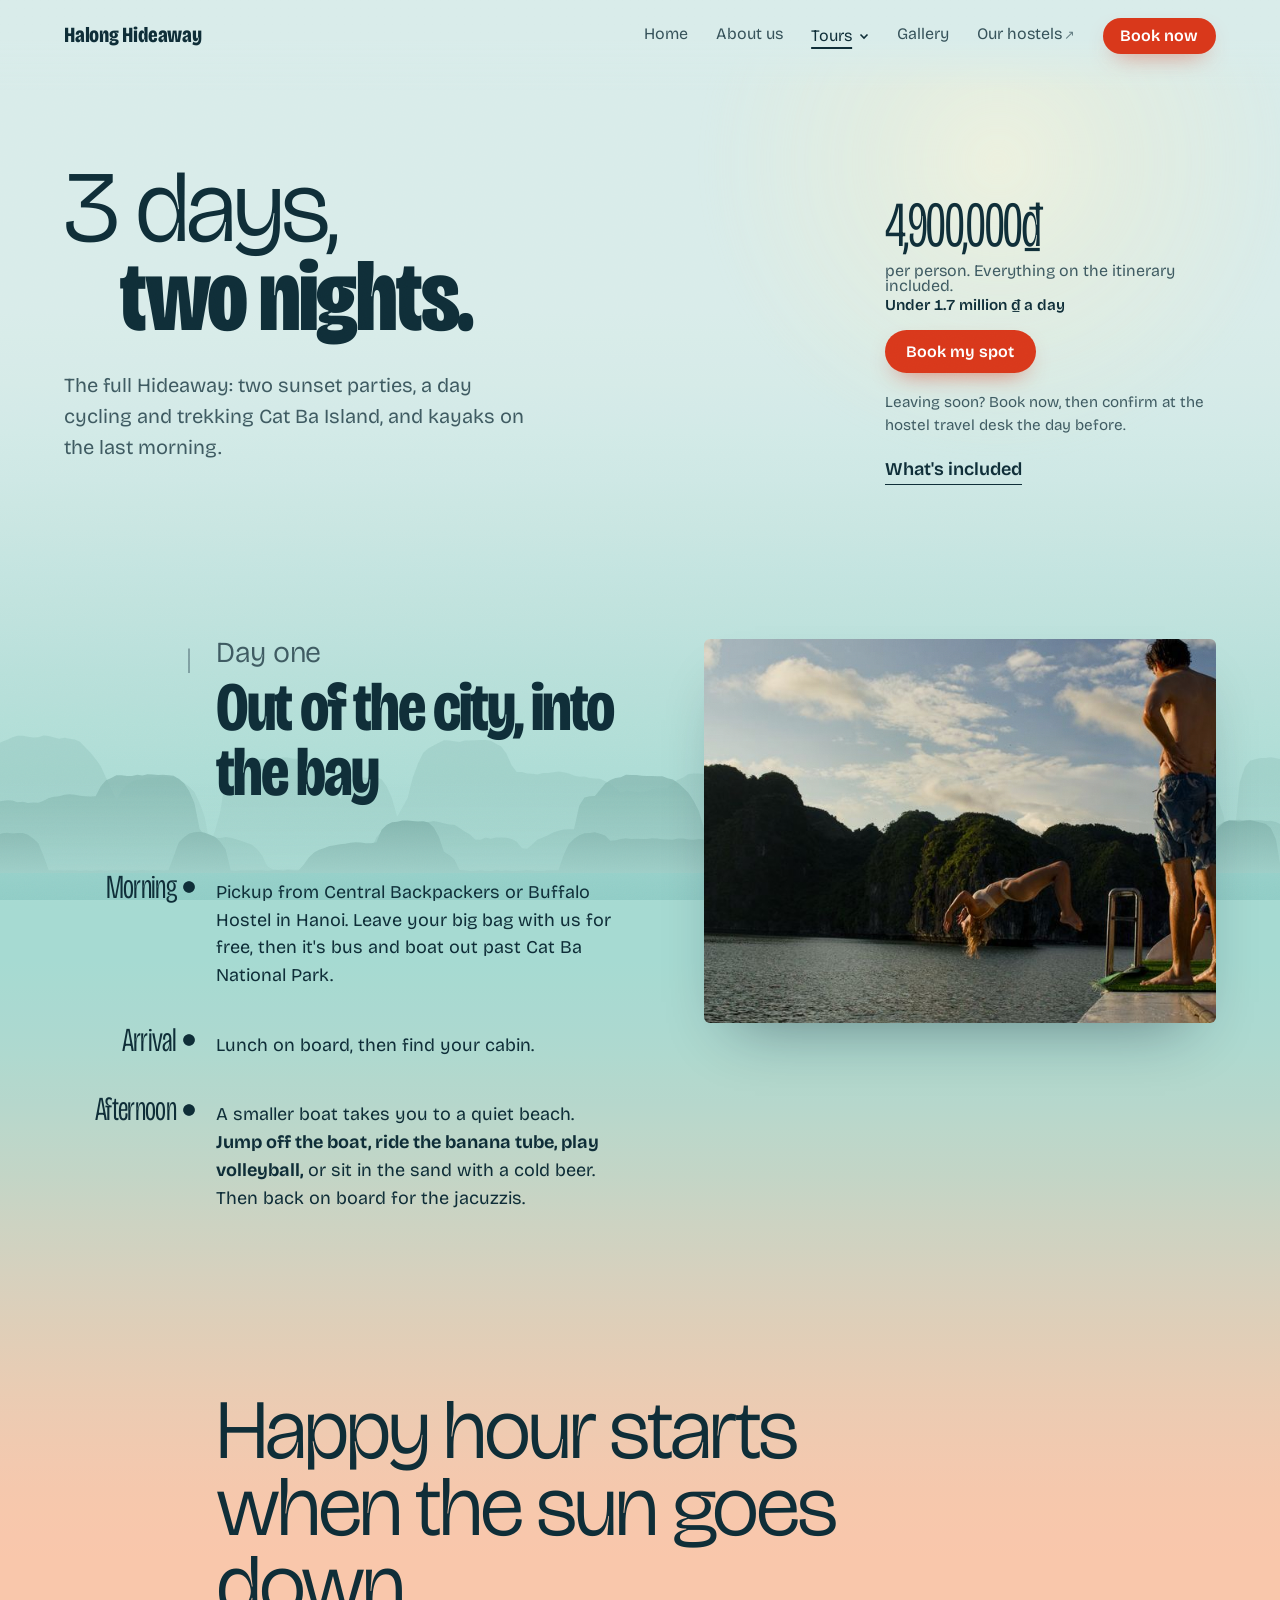
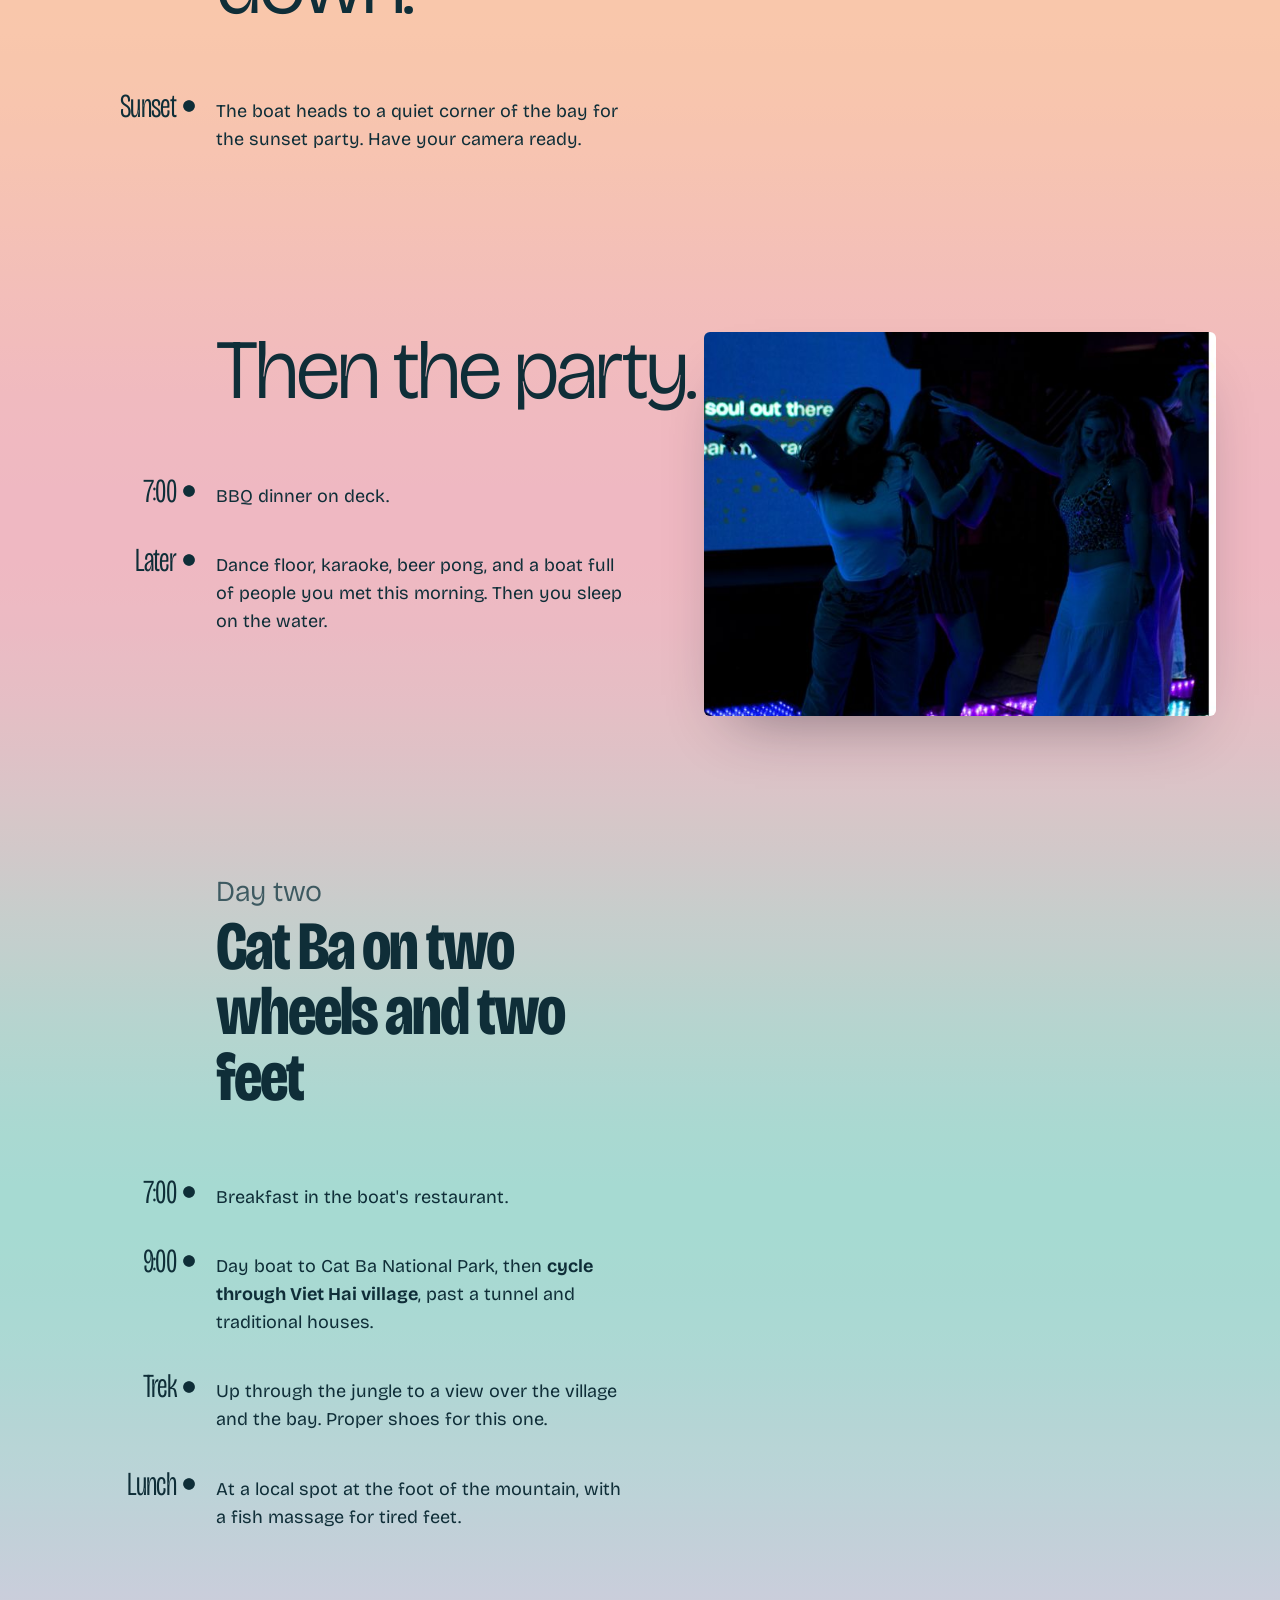
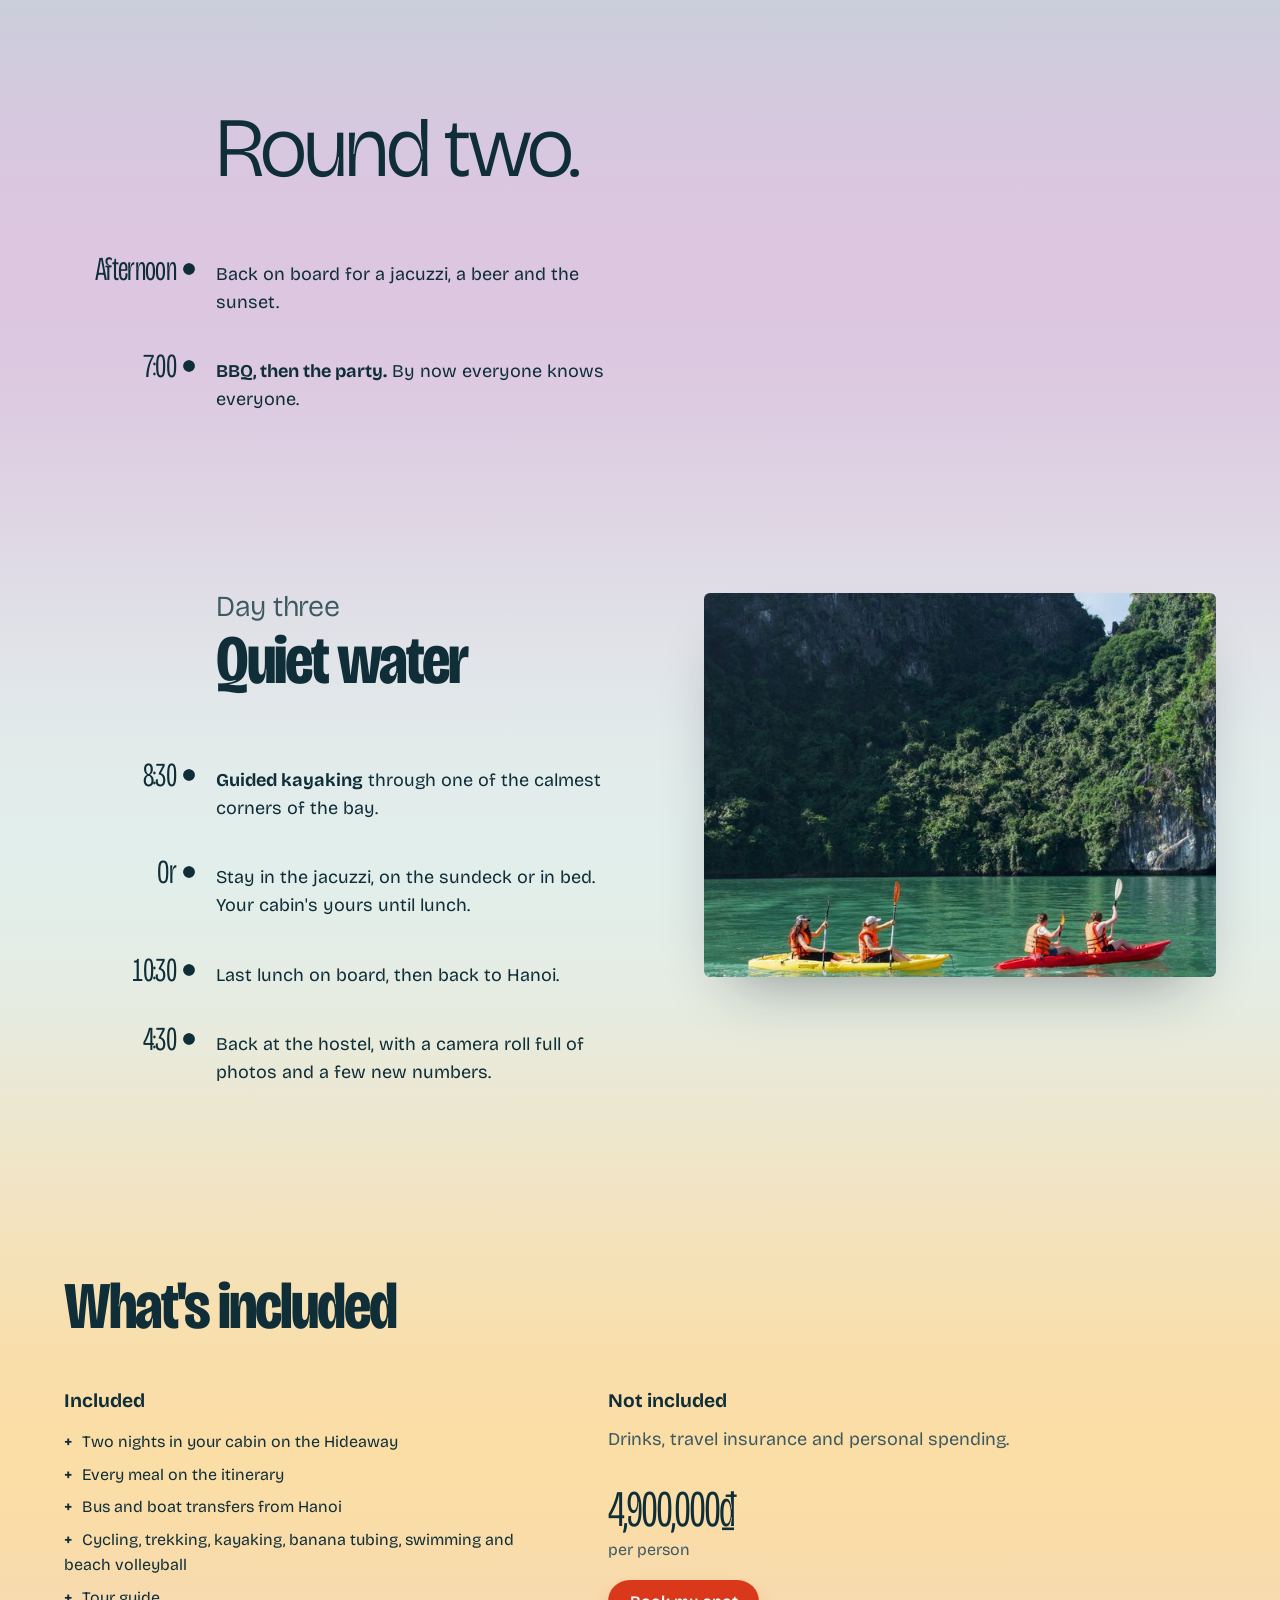
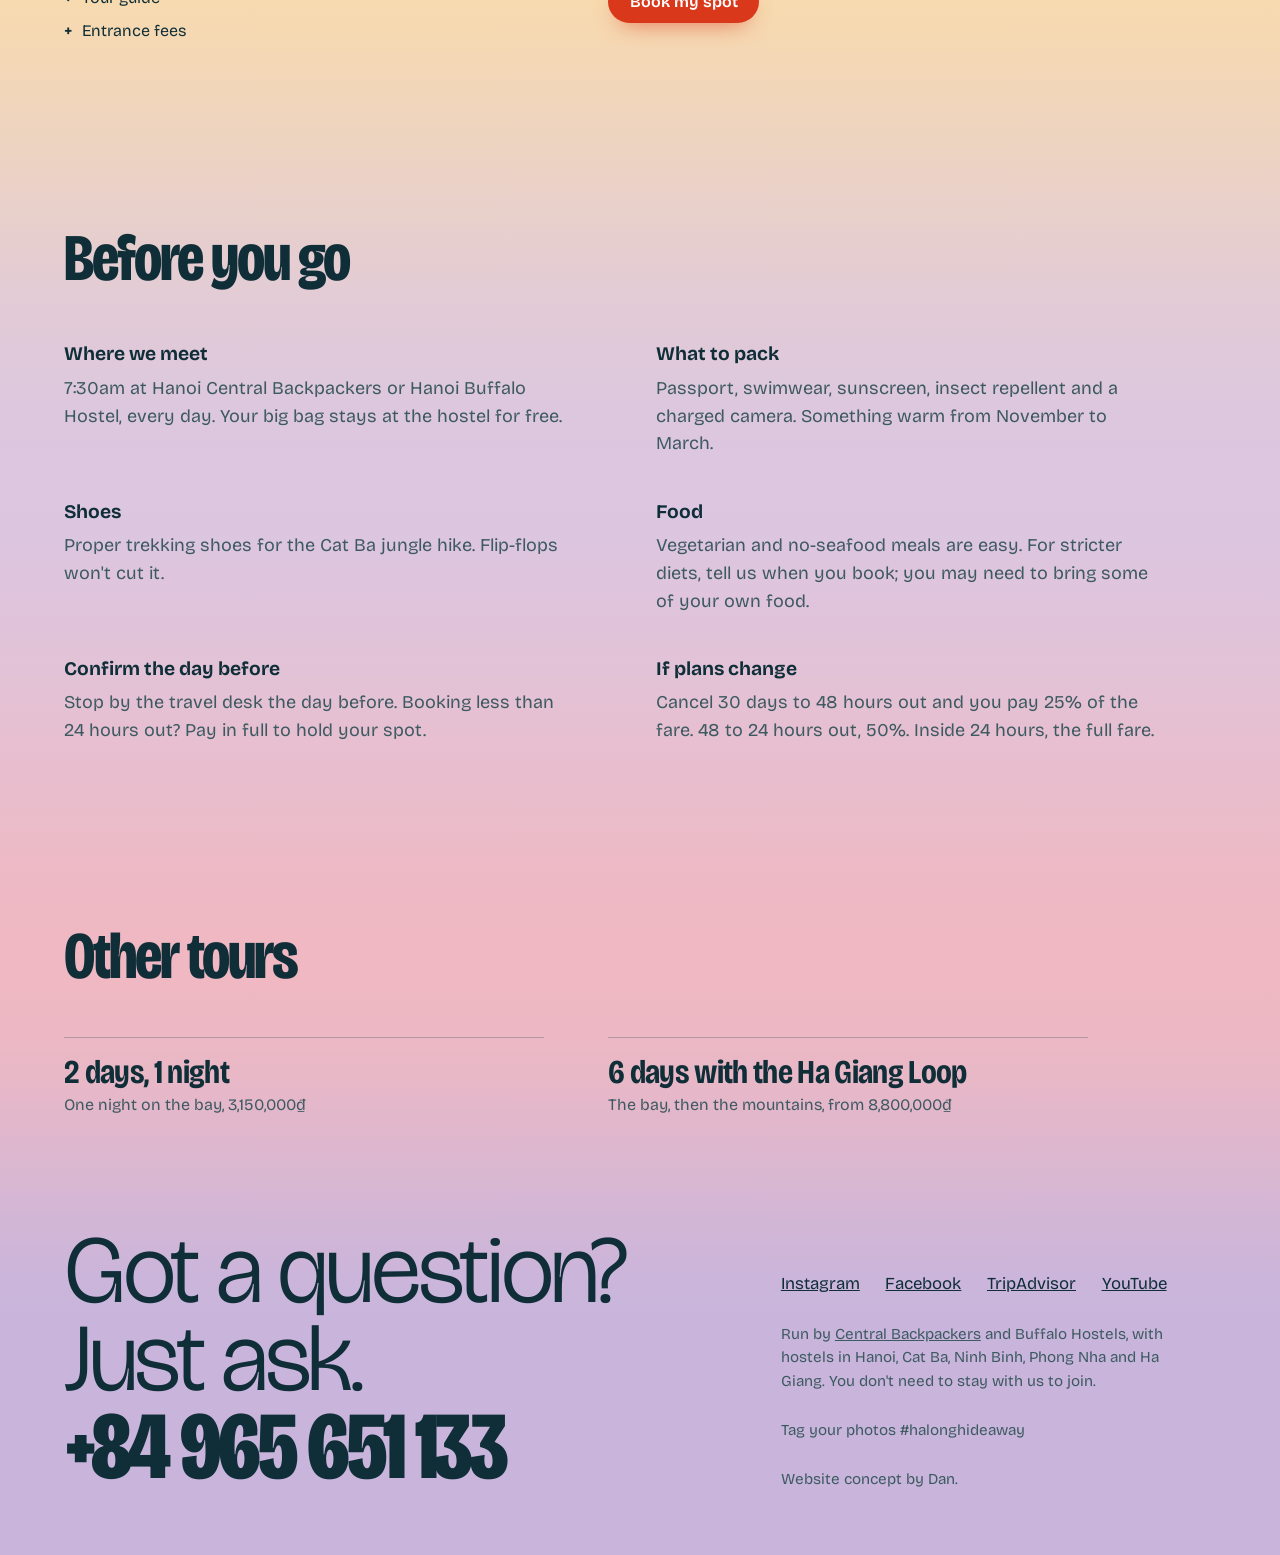
<file: site/tour-3-days.html>
<!DOCTYPE html>
<html lang="en">
<head>
<meta charset="utf-8">
<meta name="viewport" content="width=device-width, initial-scale=1">
<title>3 days, 2 nights | Halong Hideaway</title>
<meta name="description" content="The full Hideaway: two sunset parties, Cat Ba cycling and trekking, kayaking. 4,900,000₫.">
<meta name="robots" content="noindex, nofollow">
<link rel="preconnect" href="https://fonts.googleapis.com">
<link rel="preconnect" href="https://fonts.gstatic.com" crossorigin>
<link href="https://fonts.googleapis.com/css2?family=Bricolage+Grotesque:opsz,wdth,wght@12..96,75..100,200..800&display=swap" rel="stylesheet">
<link rel="stylesheet" href="assets/site.css?v=ad732d1b">
<script>if('IntersectionObserver' in window)document.documentElement.classList.add('js')</script>
</head>
<body>
<a class="skip" href="#main">Skip to content</a>
<div class="world" aria-hidden="true"></div>
<div class="grain" aria-hidden="true"></div>

<header class="top">
  <a class="mark" href="index.html">Halong Hideaway</a>
  <div class="bar">
    <a class="btn bar-book" href="tours.html">Book now</a>
    <button class="menu-toggle" type="button" aria-expanded="false" aria-controls="menu" aria-label="Open menu"><span></span><span></span><span></span></button>
  </div>
  <nav id="menu" aria-label="Main">
    <a href="index.html">Home</a>
    <a href="about.html">About us</a>
    <div class="dd current">
      <button type="button" aria-expanded="false" aria-controls="tour-menu">Tours <svg viewBox="0 0 10 10" aria-hidden="true"><path d="M1.5 3.5 5 7l3.5-3.5" fill="none" stroke="currentColor" stroke-width="1.6"/></svg></button>
      <div class="dd-panel" id="tour-menu" hidden>
        <a href="tour-2-days.html"><span><b>2 days, 1 night</b><small>One night on the bay</small></span></a>
        <a href="tour-3-days.html" aria-current="page"><span><b>3 days, 2 nights</b><small>The full trip</small></span></a>
        <a href="tour-6-days.html"><span><b>6 days with the Ha Giang Loop</b><small>The bay, then the mountains</small></span></a>
        <a class="all" href="tours.html"><span>Compare all tours</span></a>
      </div>
    </div>
    <a href="gallery.html">Gallery</a>
    <a href="https://www.centralbackpackershostel.com/" target="_blank" rel="noopener">Our hostels<span class="ext" aria-hidden="true">↗</span><span class="vh"> (opens in a new tab)</span></a>
    <a class="btn" href="tours.html">Book now</a>
  </nav>
</header>

<main id="main">

  <section class="tour-head" data-stop="dawn">
    <div>
      <h1 class="display"><span>3 days,</span><span class="heavy">two nights.</span></h1>
      <p class="lede">The full Hideaway: two sunset parties, a day cycling and trekking Cat Ba Island, and kayaks on the last morning.</p>
    </div>
    <div class="buy">
      <p class="price">4,900,000₫<small>per person. Everything on the itinerary included.<span class="perday">Under 1.7 million ₫ a day</span></small></p>
      <a class="btn" href="https://halonghideaway.com/booking-tour/1741">Book my spot</a>
      <p class="note">Leaving soon? Book now, then confirm at the hostel travel desk the day before.</p>
      <a class="more" href="#included">What's included</a>
    </div>
  </section>
  <div class="route" id="itinerary">
    <section class="chapter" data-stop="midday" aria-labelledby="d1">
      <h2 id="d1"><small>Day one</small>Out of the city, into the bay</h2>
      <ol class="moments">
        <li><time>Morning</time><p>Pickup from Central Backpackers or Buffalo Hostel in Hanoi. Leave your big bag with us for free, then it's bus and boat out past Cat Ba National Park.</p></li>
        <li><time>Arrival</time><p>Lunch on board, then find your cabin.</p></li>
        <li><time>Afternoon</time><p>A smaller boat takes you to a quiet beach. <strong>Jump off the boat, ride the banana tube, play volleyball,</strong> or sit in the sand with a cold beer. Then back on board for the jacuzzis.</p></li>
      </ol>
      <figure class="shot feather"><img src="assets/media/gallery/g-backflip.jpg?v=d6becff6" srcset="assets/media/gallery/g-backflip-sm.jpg?v=c1b7d78b 800w, assets/media/gallery/g-backflip.jpg?v=d6becff6 1500w" sizes="(max-width: 900px) 92vw, 45vw" alt="A guest backflipping off the boat into the bay" loading="lazy" decoding="async"></figure>
    </section>

    <section class="chapter" data-stop="sunset" aria-label="Day one, evening">
      <p class="says">Happy hour starts when the sun goes down.</p>
      <ol class="moments">
        <li><time>Sunset</time><p>The boat heads to a quiet corner of the bay for the sunset party. Have your camera ready.</p></li>
      </ol>
    </section>

    <section class="chapter" data-stop="night" aria-label="Day one, night">
      <p class="says">Then the party.</p>
      <ol class="moments">
        <li><time>7:00</time><p>BBQ dinner on deck.</p></li>
        <li><time>Later</time><p>Dance floor, karaoke, beer pong, and a boat full of people you met this morning. Then you sleep on the water.</p></li>
      </ol>
      <figure class="shot feather low"><img src="assets/media/gallery/g-dance.jpg?v=092d4afc" srcset="assets/media/gallery/g-dance-sm.jpg?v=2f81d3a5 800w, assets/media/gallery/g-dance.jpg?v=092d4afc 1500w" sizes="(max-width: 900px) 92vw, 45vw" alt="Guests dancing on the glowing dance floor" loading="lazy" decoding="async"></figure>
    </section>

    <section class="chapter" data-stop="midday" aria-labelledby="d2">
      <h2 id="d2"><small>Day two</small>Cat Ba on two wheels and two feet</h2>
      <ol class="moments">
        <li><time>7:00</time><p>Breakfast in the boat's restaurant.</p></li>
        <li><time>9:00</time><p>Day boat to Cat Ba National Park, then <strong>cycle through Viet Hai village</strong>, past a tunnel and traditional houses.</p></li>
        <li><time>Trek</time><p>Up through the jungle to a view over the village and the bay. Proper shoes for this one.</p></li>
        <li><time>Lunch</time><p>At a local spot at the foot of the mountain, with a fish massage for tired feet.</p></li>
      </ol>
    </section>

    <section class="chapter" data-stop="dusk" aria-label="Day two, evening">
      <p class="says">Round two.</p>
      <ol class="moments">
        <li><time>Afternoon</time><p>Back on board for a jacuzzi, a beer and the sunset.</p></li>
        <li><time>7:00</time><p><strong>BBQ, then the party.</strong> By now everyone knows everyone.</p></li>
      </ol>
    </section>

    <section class="chapter" data-stop="mist" aria-labelledby="d3">
      <h2 id="d3"><small>Day three</small>Quiet water</h2>
      <ol class="moments">
        <li><time>8:30</time><p><strong>Guided kayaking</strong> through one of the calmest corners of the bay.</p></li>
        <li><time>Or</time><p>Stay in the jacuzzi, on the sundeck or in bed. Your cabin's yours until lunch.</p></li>
        <li><time>10:30</time><p>Last lunch on board, then back to Hanoi.</p></li>
        <li><time>4:30</time><p>Back at the hostel, with a camera roll full of photos and a few new numbers.</p></li>
      </ol>
      <figure class="shot feather"><img src="assets/media/gallery/g-kayaks.jpg?v=061b84e4" srcset="assets/media/gallery/g-kayaks-sm.jpg?v=85eb302d 800w, assets/media/gallery/g-kayaks.jpg?v=061b84e4 1500w" sizes="(max-width: 900px) 92vw, 45vw" alt="Two kayaks paddling across turquoise water beneath a limestone cliff" loading="lazy" decoding="async"></figure>
    </section>
  </div>

  <section class="block" id="included" data-stop="golden" aria-labelledby="inc-h">
    <h2 class="title" id="inc-h">What's included</h2>
    <div class="cols">
      <div><h3>Included</h3><ul class="incl" style="margin:0"><li>Two nights in your cabin on the Hideaway</li><li>Every meal on the itinerary</li><li>Bus and boat transfers from Hanoi</li><li>Cycling, trekking, kayaking, banana tubing, swimming and beach volleyball</li><li>Tour guide</li><li>Entrance fees</li></ul></div>
      <div><h3>Not included</h3><p class="body" style="margin-top:0">Drinks, travel insurance and personal spending.</p>
        <p class="price" style="font-size:clamp(2.2rem,4vw,3.2rem);margin-top:2rem">4,900,000₫<small>per person</small></p>
        <p style="margin-top:1.4rem"><a class="btn" href="https://halonghideaway.com/booking-tour/1741">Book my spot</a></p>
      </div>
    </div>
  </section>
  <section class="block" data-stop="dusk" aria-labelledby="go-h">
    <h2 class="title" id="go-h">Before you go</h2>
    <dl class="qa">
      <div><dt>Where we meet</dt><dd>7:30am at Hanoi Central Backpackers or Hanoi Buffalo Hostel, every day. Your big bag stays at the hostel for free.</dd></div>
      <div><dt>What to pack</dt><dd>Passport, swimwear, sunscreen, insect repellent and a charged camera. Something warm from November to March.</dd></div>
      <div><dt>Shoes</dt><dd>Proper trekking shoes for the Cat Ba jungle hike. Flip-flops won't cut it.</dd></div>
      
      <div><dt>Food</dt><dd>Vegetarian and no-seafood meals are easy. For stricter diets, tell us when you book; you may need to bring some of your own food.</dd></div>
      <div><dt>Confirm the day before</dt><dd>Stop by the travel desk the day before. Booking less than 24 hours out? Pay in full to hold your spot.</dd></div>
      <div><dt>If plans change</dt><dd>Cancel 30 days to 48 hours out and you pay 25% of the fare. 48 to 24 hours out, 50%. Inside 24 hours, the full fare.</dd></div>
    </dl>
  </section>
  <section class="block" data-stop="night" aria-labelledby="oth-h" style="padding-bottom:0">
    <h2 class="title" id="oth-h">Other tours</h2>
    <div class="others"><a href="tour-2-days.html"><b>2 days, 1 night</b><span>One night on the bay, 3,150,000₫</span></a><a href="tour-6-days.html"><b>6 days with the Ha Giang Loop</b><span>The bay, then the mountains, from 8,800,000₫</span></a></div>
  </section>
  <footer data-stop="evening">
    <p class="ask">Got a question? Just ask. <a href="tel:+84965651133">+84 965 651 133</a></p>
    <div>
      <ul>
        <li><a href="https://www.instagram.com/halonghideawaytour">Instagram</a></li>
        <li><a href="https://www.facebook.com/halonghideawaytour">Facebook</a></li>
        <li><a href="https://www.tripadvisor.com.vn/">TripAdvisor</a></li>
        <li><a href="https://www.youtube.com/watch?v=XsAsDFy_2qI">YouTube</a></li>
      </ul>
      <p class="fine">Run by <a href="https://www.centralbackpackershostel.com/" target="_blank" rel="noopener">Central Backpackers</a> and Buffalo Hostels, with hostels in Hanoi, Cat Ba, Ninh Binh, Phong Nha and Ha Giang. You don't need to stay with us to join.</p>
      <p class="fine">Tag your photos #halonghideaway</p>
      <p class="fine concept">Website concept by Dan.</p>
    </div>
  </footer>
</main>
<a class="btn bookbar" href="https://halonghideaway.com/booking-tour/1741">Book for 4,900,000₫</a>
<script src="assets/site.js?v=d3e1fb71"></script>
</body>
</html>
</file>
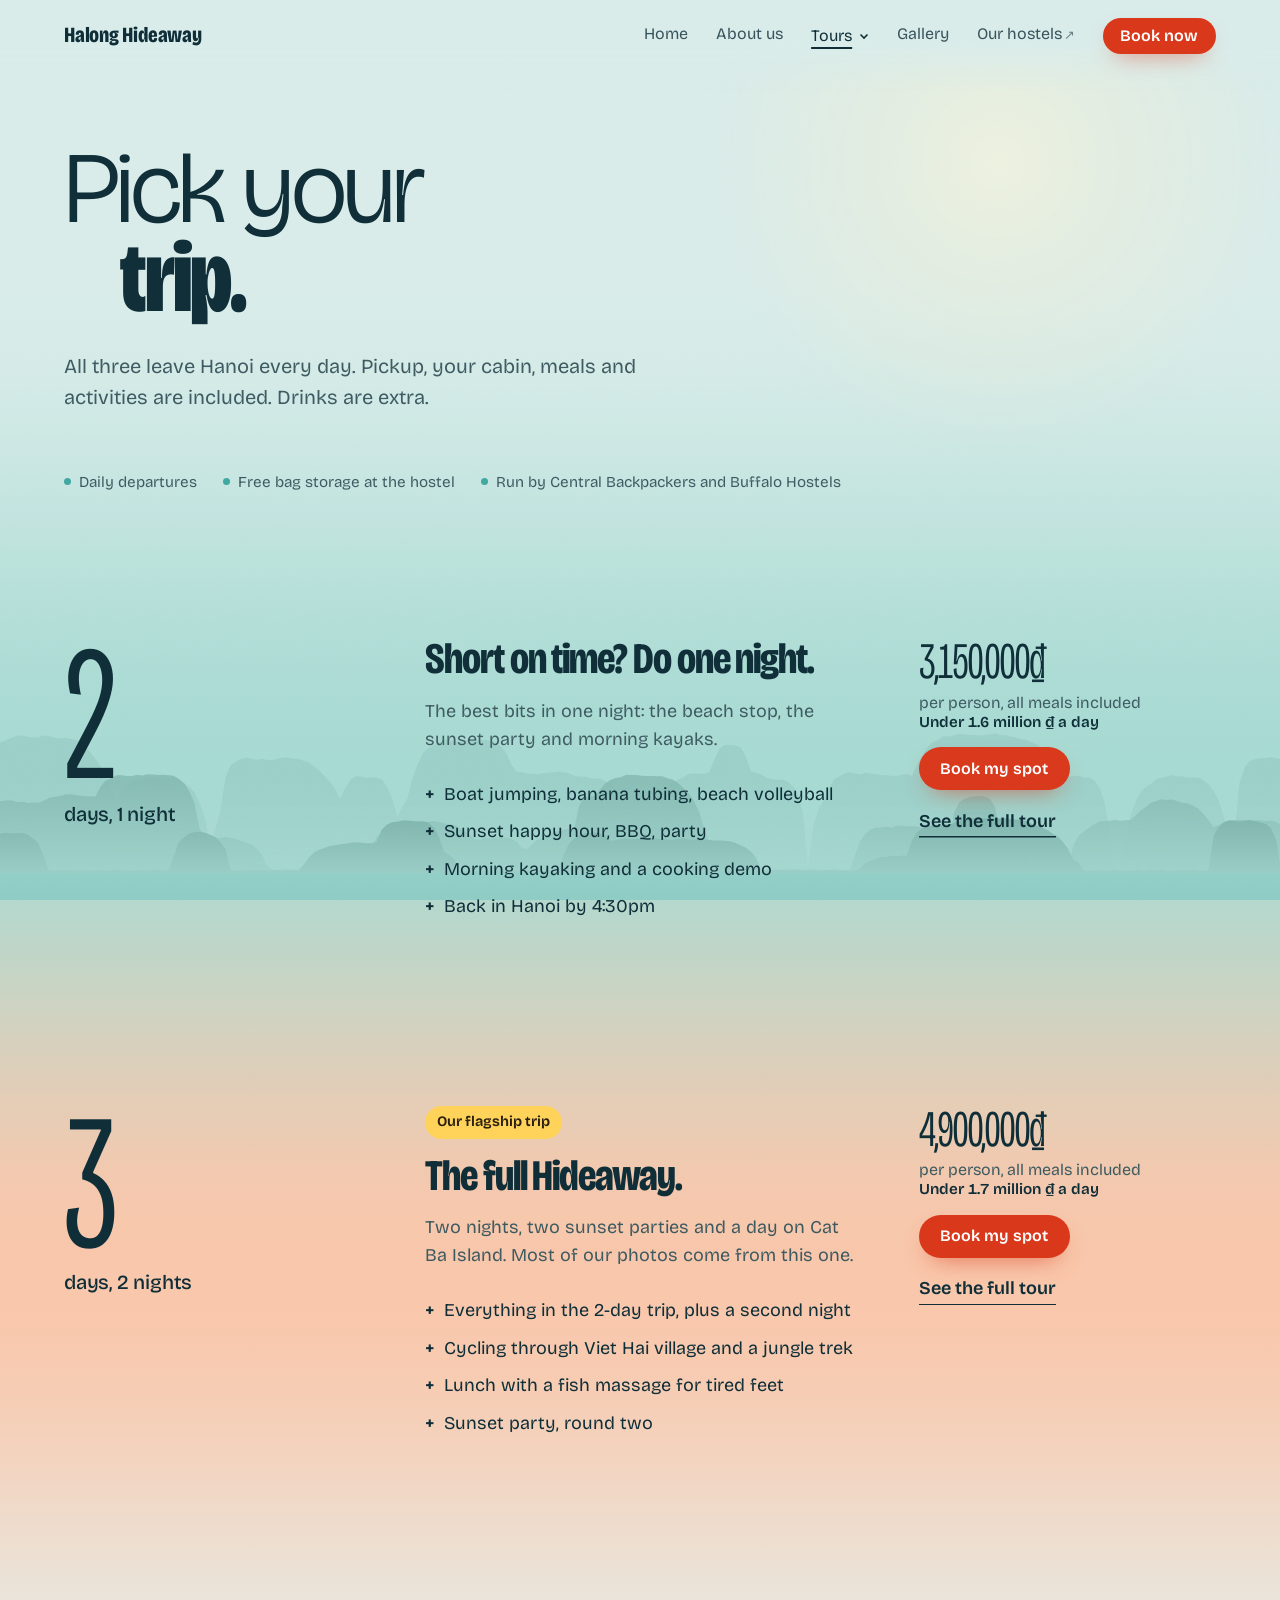
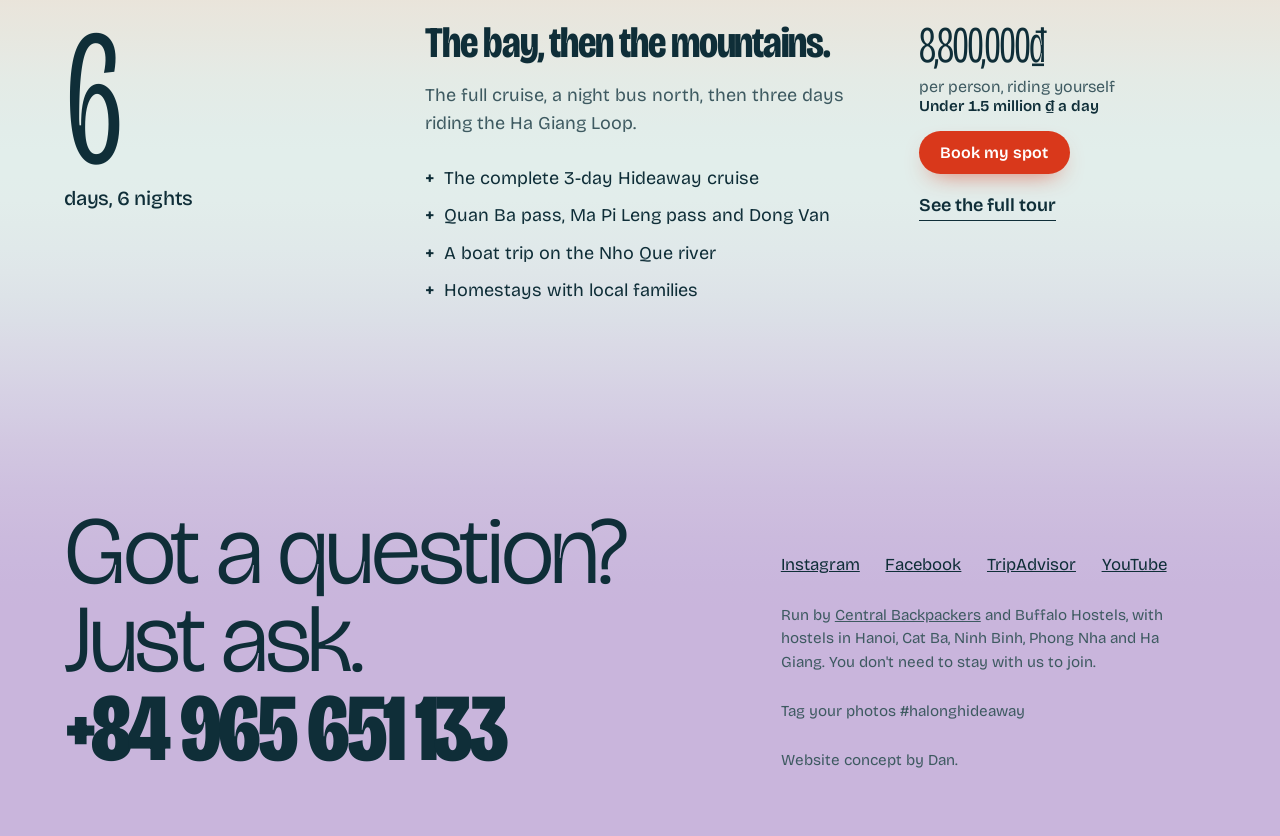
<file: site/tours.html>
<!DOCTYPE html>
<html lang="en">
<head>
<meta charset="utf-8">
<meta name="viewport" content="width=device-width, initial-scale=1">
<title>Tours | Halong Hideaway</title>
<meta name="description" content="Compare the 2-day, 3-day and 6-day Halong Hideaway tours.">
<meta name="robots" content="noindex, nofollow">
<link rel="preconnect" href="https://fonts.googleapis.com">
<link rel="preconnect" href="https://fonts.gstatic.com" crossorigin>
<link href="https://fonts.googleapis.com/css2?family=Bricolage+Grotesque:opsz,wdth,wght@12..96,75..100,200..800&display=swap" rel="stylesheet">
<link rel="stylesheet" href="assets/site.css?v=ad732d1b">
<script>if('IntersectionObserver' in window)document.documentElement.classList.add('js')</script>
</head>
<body>
<a class="skip" href="#main">Skip to content</a>
<div class="world" aria-hidden="true"></div>
<div class="grain" aria-hidden="true"></div>

<header class="top">
  <a class="mark" href="index.html">Halong Hideaway</a>
  <div class="bar">
    <a class="btn bar-book" href="tours.html">Book now</a>
    <button class="menu-toggle" type="button" aria-expanded="false" aria-controls="menu" aria-label="Open menu"><span></span><span></span><span></span></button>
  </div>
  <nav id="menu" aria-label="Main">
    <a href="index.html">Home</a>
    <a href="about.html">About us</a>
    <div class="dd current">
      <button type="button" aria-expanded="false" aria-controls="tour-menu">Tours <svg viewBox="0 0 10 10" aria-hidden="true"><path d="M1.5 3.5 5 7l3.5-3.5" fill="none" stroke="currentColor" stroke-width="1.6"/></svg></button>
      <div class="dd-panel" id="tour-menu" hidden>
        <a href="tour-2-days.html"><span><b>2 days, 1 night</b><small>One night on the bay</small></span></a>
        <a href="tour-3-days.html"><span><b>3 days, 2 nights</b><small>The full trip</small></span></a>
        <a href="tour-6-days.html"><span><b>6 days with the Ha Giang Loop</b><small>The bay, then the mountains</small></span></a>
        <a class="all" href="tours.html" aria-current="page"><span>Compare all tours</span></a>
      </div>
    </div>
    <a href="gallery.html">Gallery</a>
    <a href="https://www.centralbackpackershostel.com/" target="_blank" rel="noopener">Our hostels<span class="ext" aria-hidden="true">↗</span><span class="vh"> (opens in a new tab)</span></a>
    <a class="btn" href="tours.html">Book now</a>
  </nav>
</header>

<main id="main">

  <section class="intro" data-stop="dawn" style="min-height:44vh">
    <h1 class="display"><span>Pick your</span><span class="heavy">trip.</span></h1>
    <p class="lede">All three leave Hanoi every day. Pickup, your cabin, meals and activities are included. Drinks are extra.</p>
    <ul class="trust"><li>Daily departures</li><li>Free bag storage at the hostel</li><li>Run by Central Backpackers and Buffalo Hostels</li></ul>
  </section>

  <section class="tour-row" data-stop="midday" aria-labelledby="t2">
    <p class="big" aria-hidden="true">2<small>days, 1 night</small></p>
    <div>
      
      <h2 id="t2">Short on time? Do one night.</h2>
      <p class="hook">The best bits in one night: the beach stop, the sunset party and morning kayaks.</p>
      <ul class="ticks"><li>Boat jumping, banana tubing, beach volleyball</li><li>Sunset happy hour, BBQ, party</li><li>Morning kayaking and a cooking demo</li><li>Back in Hanoi by 4:30pm</li></ul>
    </div>
    <div class="buy">
      <p class="price">3,150,000₫<small>per person, all meals included<span class="perday">Under 1.6 million ₫ a day</span></small></p>
      <a class="btn" href="https://halonghideaway.com/booking-tour/1751">Book my spot</a>
      <a class="more" href="tour-2-days.html">See the full tour</a>
    </div>
  </section>

  <section class="tour-row" data-stop="sunset" aria-labelledby="t3">
    <p class="big" aria-hidden="true">3<small>days, 2 nights</small></p>
    <div>
      <span class="badge">Our flagship trip</span>
      <h2 id="t3">The full Hideaway.</h2>
      <p class="hook">Two nights, two sunset parties and a day on Cat Ba Island. Most of our photos come from this one.</p>
      <ul class="ticks"><li>Everything in the 2-day trip, plus a second night</li><li>Cycling through Viet Hai village and a jungle trek</li><li>Lunch with a fish massage for tired feet</li><li>Sunset party, round two</li></ul>
    </div>
    <div class="buy">
      <p class="price">4,900,000₫<small>per person, all meals included<span class="perday">Under 1.7 million ₫ a day</span></small></p>
      <a class="btn" href="https://halonghideaway.com/booking-tour/1741">Book my spot</a>
      <a class="more" href="tour-3-days.html">See the full tour</a>
    </div>
  </section>

  <section class="tour-row" data-stop="mist" aria-labelledby="t6">
    <p class="big" aria-hidden="true">6<small>days, 6 nights</small></p>
    <div>
      
      <h2 id="t6">The bay, then the mountains.</h2>
      <p class="hook">The full cruise, a night bus north, then three days riding the Ha Giang Loop.</p>
      <ul class="ticks"><li>The complete 3-day Hideaway cruise</li><li>Quan Ba pass, Ma Pi Leng pass and Dong Van</li><li>A boat trip on the Nho Que river</li><li>Homestays with local families</li></ul>
    </div>
    <div class="buy">
      <p class="price">8,800,000₫<small>per person, riding yourself<span class="perday">Under 1.5 million ₫ a day</span></small></p>
      <a class="btn" href="https://halonghideaway.com/booking-tour/1752">Book my spot</a>
      <a class="more" href="tour-6-days.html">See the full tour</a>
    </div>
  </section>

  <footer data-stop="evening">
    <p class="ask">Got a question? Just ask. <a href="tel:+84965651133">+84 965 651 133</a></p>
    <div>
      <ul>
        <li><a href="https://www.instagram.com/halonghideawaytour">Instagram</a></li>
        <li><a href="https://www.facebook.com/halonghideawaytour">Facebook</a></li>
        <li><a href="https://www.tripadvisor.com.vn/">TripAdvisor</a></li>
        <li><a href="https://www.youtube.com/watch?v=XsAsDFy_2qI">YouTube</a></li>
      </ul>
      <p class="fine">Run by <a href="https://www.centralbackpackershostel.com/" target="_blank" rel="noopener">Central Backpackers</a> and Buffalo Hostels, with hostels in Hanoi, Cat Ba, Ninh Binh, Phong Nha and Ha Giang. You don't need to stay with us to join.</p>
      <p class="fine">Tag your photos #halonghideaway</p>
      <p class="fine concept">Website concept by Dan.</p>
    </div>
  </footer>
</main>

<script src="assets/site.js?v=d3e1fb71"></script>
</body>
</html>
</file>
<file: site/assets/site.css>
/* ------------------------------------------------------------------
   Halong Hideaway — shared styles
   One continuous sky per page. Nothing sits in boxes; the light
   changes as you scroll, and every page ends at night.
------------------------------------------------------------------- */
:root{
  --sky-top:#B9CBD3; --sky-bot:#F2D4BA;
  --r1:#A9B9BC; --r2:#8A9FA3; --r3:#647E83; --water:#93ABAD;
  --ink:#13293A; --soft:#3C5363; --acc:#D62F66; --acc-ink:#FFFFFF;
  --sun:#FFE6C8; --sun-x:22%; --sun-y:66vh; --sun-r:180px; --sun-a:.9; --stars:0;
  --gutter:clamp(1.25rem,5vw,5rem);
  --ridge-shift:0px;
}
*{box-sizing:border-box}
html{scroll-behavior:smooth;-webkit-text-size-adjust:100%}
body{margin:0;overflow-x:clip;font-family:"Bricolage Grotesque",ui-sans-serif,system-ui,sans-serif;font-size:1.125rem;line-height:1.55;
  font-variation-settings:"opsz" 14;color:var(--ink);background:var(--sky-bot);-webkit-font-smoothing:antialiased}
a{color:inherit}
img{display:block;max-width:100%}
:focus-visible{outline:2px solid var(--ink);outline-offset:4px;border-radius:4px}
.skip{position:absolute;left:-999px;top:0;z-index:10;background:var(--acc);color:var(--acc-ink);padding:.6rem 1rem}
.skip:focus{left:1rem;top:1rem}

/* ---------- the world ---------- */
.sky-strip{position:absolute;inset:0;z-index:0;pointer-events:none}
.world{position:fixed;inset:0;z-index:1;pointer-events:none;overflow:hidden}
.sun{position:absolute;left:var(--sun-x);top:var(--sun-y);width:min(60vw,620px);height:min(60vw,620px);transition:opacity .4s;transform:translate(-50%,-50%);
  border-radius:50%;opacity:var(--sun-a);
  background:radial-gradient(circle,rgba(255,246,214,.95) 0,rgba(255,240,200,.45) 28%,transparent 68%);filter:blur(8px)}
.stars{position:absolute;inset:0 0 40% 0;opacity:var(--stars)}
.stars i{position:absolute;width:1.5px;height:1.5px;border-radius:50%;background:#fff}
.ridges{position:absolute;left:0;right:0;bottom:3vh;height:min(16vh,170px)}
.ridges svg{position:absolute;bottom:0;left:-10%;width:130%;height:100%;transform:translateX(calc(var(--ridge-shift) * var(--k,1)))}
.ridges .l1{height:100%;--k:.3;opacity:.55} .ridges .l2{height:80%;--k:.6;opacity:.8} .ridges .l3{height:62%;--k:1}
.l1 path{fill:var(--r1)} .l2 path{fill:var(--r2)} .l3 path{fill:var(--r3)}
.haze{position:absolute;left:0;right:0;bottom:3vh;height:10vh;background:linear-gradient(to top,color-mix(in srgb,var(--haze,#fff) 75%,transparent),transparent)}
.water{position:absolute;left:0;right:0;bottom:0;height:3vh;
  background:linear-gradient(to bottom,color-mix(in srgb,var(--water) 80%,var(--haze,#fff)),var(--water))}
.grain{position:fixed;inset:0;z-index:3;pointer-events:none;opacity:.06;mix-blend-mode:overlay;
  background-image:url("data:image/svg+xml,%3Csvg xmlns='http://www.w3.org/2000/svg' width='160' height='160'%3E%3Cfilter id='n'%3E%3CfeTurbulence type='fractalNoise' baseFrequency='.9' numOctaves='2' stitchTiles='stitch'/%3E%3C/filter%3E%3Crect width='100%25' height='100%25' filter='url(%23n)'/%3E%3C/svg%3E")}
main{position:relative;z-index:2}
[data-stop]{color:var(--ink)}
body{position:relative}

/* ---------- nav ---------- */
.top{position:fixed;inset:0 0 auto 0;z-index:5;display:flex;align-items:center;justify-content:space-between;gap:2rem;
  padding:1.1rem var(--gutter) 2.2rem;background:linear-gradient(to bottom,var(--nav-bg,#C2CFD6) 45%,color-mix(in srgb,var(--nav-bg,#C2CFD6) 0%,transparent))}
.mark{white-space:nowrap;font-weight:760;font-variation-settings:"opsz" 40,"wdth" 78;font-size:1.35rem;letter-spacing:-.01em;text-decoration:none;line-height:1}
.top nav{display:flex;gap:1.75rem;align-items:center;font-size:1rem}
.top nav > a:not(.btn),.dd > button{text-decoration:none;opacity:.8}
.top nav > a:not(.btn):hover,.dd > button:hover{opacity:1}
.top nav > a[aria-current="page"],.dd.current > button{opacity:1;text-decoration:underline;text-decoration-thickness:1.5px;text-underline-offset:.4em}
.ext{font-size:.8em;margin-left:.2em;opacity:.7}
.vh{position:absolute;width:1px;height:1px;overflow:hidden;clip:rect(0 0 0 0);white-space:nowrap}

/* tours dropdown */
.dd{position:relative}
.dd > button{font:inherit;color:inherit;background:none;border:0;padding:0;cursor:pointer;display:inline-flex;align-items:center;gap:.4rem}
.dd > button svg{width:10px;height:10px;transition:transform .2s}
.dd > button[aria-expanded="true"] svg{transform:rotate(180deg)}
.dd-panel{position:absolute;top:calc(100% + .9rem);left:-1.1rem;width:24rem;padding:.45rem;border-radius:12px;
  background:color-mix(in srgb,var(--nav-bg,#C2CFD6) 88%,#fff);color:var(--ink);box-shadow:0 24px 60px -24px rgba(10,20,35,.5),0 0 0 1px color-mix(in srgb,var(--ink) 8%,transparent)}
.dd-panel::before{content:"";position:absolute;left:0;right:0;top:-1rem;height:1rem}
.dd-panel[hidden]{display:none}
.dd-panel a{display:grid;grid-template-columns:minmax(0,1fr) auto;gap:1rem;align-items:baseline;padding:.7rem .8rem;border-radius:8px;text-decoration:none}
.dd-panel a:hover,.dd-panel a:focus-visible{background:color-mix(in srgb,var(--ink) 8%,transparent)}
.dd-panel b{font-weight:640}
.dd-panel small{display:block;color:var(--soft);font-size:.85rem;margin-top:.1rem}
.dd-panel .p{font-variant-numeric:tabular-nums;color:var(--soft);font-size:.9rem}
.dd-panel .all{margin-top:.25rem;border-top:1px solid color-mix(in srgb,var(--ink) 12%,transparent);border-radius:0 0 8px 8px;font-weight:600}
@media (hover:hover) and (min-width:901px){.dd:hover .dd-panel[hidden]{display:block}}
.menu-toggle,.top .bar-book{display:none}
.bar{display:flex;align-items:center;gap:.75rem}

.btn{display:inline-flex;align-items:center;gap:.6rem;padding:.8rem 1.35rem;border-radius:999px;background:var(--acc);color:var(--acc-ink);
  text-decoration:none;font:inherit;font-weight:620;font-size:1rem;border:0;cursor:pointer;line-height:1.1;white-space:nowrap}
.btn{box-shadow:0 10px 24px -12px color-mix(in srgb,var(--acc) 80%,transparent);transition:transform .15s,box-shadow .15s}
.btn:hover{transform:translateY(-1px);box-shadow:0 14px 28px -12px color-mix(in srgb,var(--acc) 90%,transparent)}
.btn.ghost,.btn.ghost:hover{background:transparent;color:var(--ink);box-shadow:inset 0 0 0 1.5px currentColor;transform:none}
.top .btn{padding:.6rem 1.1rem}
.actions{display:flex;flex-wrap:wrap;gap:.75rem;align-items:center}
.more{font-weight:620;text-underline-offset:.3em;text-decoration-thickness:1.5px}

/* ---------- type ---------- */
.display{margin:0;font-size:clamp(2.35rem,6.8vw + .9rem,8.6rem);overflow-wrap:break-word;line-height:.88;letter-spacing:-.035em;font-weight:300;font-variation-settings:"opsz" 96,"wdth" 100}
.display span{display:block}
.display .heavy{font-weight:800;font-variation-settings:"opsz" 96,"wdth" 75;padding-left:.55em;letter-spacing:-.02em}
.line{margin:0;font-size:clamp(2.2rem,9vw,6.2rem);overflow-wrap:break-word;line-height:.93;letter-spacing:-.035em;font-weight:300;font-variation-settings:"opsz" 96,"wdth" 100;max-width:14ch}
.line b{font-weight:800;font-variation-settings:"opsz" 96,"wdth" 75;letter-spacing:-.02em}
.title{margin:0;font-size:clamp(2.3rem,5.2vw,4.7rem);line-height:.96;letter-spacing:-.03em;font-weight:720;font-variation-settings:"opsz" 96,"wdth" 80;max-width:16ch}
.lede{max-width:36ch;margin:1.8rem 0 2rem;font-size:1.25rem;color:var(--soft)}
.body{max-width:40ch;color:var(--soft)}

/* feathered photos: edges dissolve into the sky */
.feather img{border-radius:6px;box-shadow:0 30px 60px -30px rgba(10,20,35,.45)}
.shot video{display:block;width:100%;height:100%;object-fit:cover;border-radius:6px;background:color-mix(in srgb,var(--ink) 10%,transparent);
  box-shadow:0 30px 60px -30px rgba(10,20,35,.45)}
.beat .shot.clip{aspect-ratio:4/5;width:min(100%,520px)}
.shot{margin:0}
.shot img{width:100%;height:100%;object-fit:cover}

/* ---------- home ---------- */
.hero{min-height:92svh;display:grid;grid-template-columns:minmax(0,1.1fr) minmax(0,.9fr);align-items:center;gap:3rem;padding:7rem var(--gutter) 12vh}
.hero-shot{position:relative;aspect-ratio:4/5;justify-self:end;width:min(100%,540px);margin:0}
.hero-shot video{width:100%;height:100%;object-fit:cover;display:block;border-radius:6px;box-shadow:0 30px 60px -30px rgba(10,20,35,.45)}
.hero-shot .play{z-index:2;text-decoration:none}
.play{position:absolute;left:1rem;bottom:1rem;display:inline-flex;align-items:center;gap:.55rem;padding:.65rem 1.1rem .65rem .9rem;border-radius:999px;
  border:0;color:#fff;background:rgba(10,18,30,.45);backdrop-filter:blur(10px);-webkit-backdrop-filter:blur(10px);
  font:inherit;font-size:.95rem;font-weight:600;cursor:pointer;line-height:1;white-space:nowrap}
.play:hover{background:rgba(10,18,30,.65)}
.play svg{width:14px;height:14px;display:block}
.beat{position:relative;display:grid;grid-template-columns:minmax(0,1fr) minmax(0,.85fr);align-items:center;gap:3rem 5rem;padding:11vh var(--gutter)}
.beat.flip > :first-child{order:2}
.beat.solo{grid-template-columns:minmax(0,1fr)}
.beat .shot{aspect-ratio:4/3;width:min(100%,600px)}
.beat.flip .shot{justify-self:start}
.beat:not(.flip) .shot{justify-self:end}
.facts{list-style:none;margin:2.2rem 0 0;padding:0;display:flex;flex-wrap:wrap;gap:.5rem 2rem;font-size:1rem;color:var(--soft)}
.facts li::before{content:"+";font-weight:700;margin-right:.4rem;color:var(--ink)}
.choose{list-style:none;margin:2.5rem 0 2.5rem;padding:0;max-width:46rem}
.choose a{display:grid;grid-template-columns:minmax(0,1fr) auto;align-items:baseline;gap:1.5rem;padding:1.1rem 0;text-decoration:none;
  border-top:1.5px solid color-mix(in srgb,var(--ink) 22%,transparent)}
.choose li:last-child a{border-bottom:1.5px solid color-mix(in srgb,var(--ink) 22%,transparent)}
.choose .n{font-size:clamp(1.5rem,3vw,2.3rem);font-weight:640;letter-spacing:-.02em;font-variation-settings:"opsz" 60,"wdth" 84;line-height:1.1}
.choose .n small{display:block;font-size:1rem;font-weight:400;color:var(--soft);letter-spacing:0;margin-top:.3rem;font-variation-settings:"opsz" 14}
.choose .p{font-size:clamp(1.3rem,2.6vw,2rem);font-weight:260;font-variant-numeric:tabular-nums;letter-spacing:-.02em;font-variation-settings:"opsz" 96,"wdth" 80}
.choose a:hover .n{text-decoration:underline;text-decoration-thickness:1.5px;text-underline-offset:.2em}

/* ---------- subpage intro ---------- */
.intro{min-height:56vh;display:grid;align-content:end;padding:9rem var(--gutter) 6vh}
.intro .lede{max-width:44ch}

/* ---------- the route (trip page) ---------- */
.route{position:relative;padding:0 var(--gutter)}
.route::before{content:"";position:absolute;top:10vh;bottom:10vh;left:calc(var(--gutter) + 7.75rem);width:1.5px;
  background:linear-gradient(to bottom,transparent,color-mix(in srgb,var(--ink) 35%,transparent) 4%,color-mix(in srgb,var(--ink) 35%,transparent) 96%,transparent)}
.chapter{position:relative;padding:9vh 0}
.chapter h2{margin:0 0 3rem 9.5rem;max-width:14ch;font-size:clamp(2.4rem,5.4vw,4.9rem);line-height:.95;letter-spacing:-.03em;font-weight:720;font-variation-settings:"opsz" 96,"wdth" 80}
.chapter h2 small{display:block;font-size:.42em;font-weight:340;letter-spacing:-.01em;margin-bottom:.5rem;font-variation-settings:"opsz" 40,"wdth" 100;color:var(--soft)}
.says{margin:0 0 3rem 9.5rem;max-width:13ch;font-size:clamp(2.6rem,6.6vw,6rem);line-height:.92;letter-spacing:-.035em;font-weight:300;font-variation-settings:"opsz" 96,"wdth" 100}
.moments{list-style:none;margin:0;padding:0;max-width:44rem}
.moments li{position:relative;display:grid;grid-template-columns:7rem minmax(0,34ch);gap:2.5rem;padding:1.05rem 0;align-items:baseline}
.moments li::after{content:"";position:absolute;left:calc(7.75rem - 4.5px);top:1.75rem;width:10px;height:10px;border-radius:50%;background:var(--sky-bot);box-shadow:inset 0 0 0 1.5px var(--ink)}
.moments time{font-size:2.1rem;line-height:1;font-weight:240;text-align:right;letter-spacing:-.02em;font-variation-settings:"opsz" 96,"wdth" 78;font-variant-numeric:tabular-nums}
.moments p{margin:0}
.route-link{margin:1.5rem 0 0 9.5rem}
.moments strong{font-weight:680}
.chapter .shot{position:absolute;right:0;top:9vh;width:min(40vw,580px);aspect-ratio:4/3}
.chapter .shot.low{top:auto;bottom:9vh}
.chapter:has(.shot){min-height:calc(min(40vw,580px) * .75 + 18vh)}

/* ---------- split sections (boat, info) ---------- */
.split{display:grid;grid-template-columns:minmax(0,1fr) minmax(0,1fr);gap:3rem 5rem;align-items:center;padding:10vh var(--gutter)}
.split.flip > :first-child{order:2}
.split .shot{aspect-ratio:4/3;width:min(100%,600px);justify-self:center}
.spec{list-style:none;margin:2rem 0 0;padding:0;max-width:34rem}
.spec li{display:grid;grid-template-columns:4.5rem minmax(0,1fr);gap:1.25rem;padding:.9rem 0;align-items:baseline;border-top:1.5px solid color-mix(in srgb,var(--ink) 18%,transparent)}
.spec li:last-child{border-bottom:1.5px solid color-mix(in srgb,var(--ink) 18%,transparent)}
.spec b{font-size:2rem;font-weight:260;line-height:1;letter-spacing:-.03em;font-variation-settings:"opsz" 96,"wdth" 78;text-align:right}
.block{padding:10vh var(--gutter)}
.block .title{margin-bottom:3rem}
.qa{display:grid;grid-template-columns:repeat(2,minmax(0,1fr));gap:2.4rem 4rem;margin:0;max-width:70rem}
.qa dt{font-weight:680;margin-bottom:.35rem;font-size:1.2rem}
.qa dd{margin:0;max-width:42ch;color:var(--soft)}

/* ---------- prices ---------- */
.pick{display:flex;flex-wrap:wrap;align-items:baseline;gap:.2em .35em;margin:1rem 0 4rem;font-size:clamp(2.6rem,6.4vw,5.8rem);line-height:1;
  letter-spacing:-.035em;font-weight:300;font-variation-settings:"opsz" 96,"wdth" 100}
.pick button{font:inherit;color:inherit;background:none;border:0;padding:0 .08em;cursor:pointer;opacity:.38;font-weight:800;font-variation-settings:"opsz" 96,"wdth" 75}
.pick button:hover{opacity:.7}
.pick button[aria-checked="true"]{opacity:1;text-decoration:underline;text-decoration-thickness:.07em;text-underline-offset:.12em}
.pick .slash{opacity:.3}
.detail{display:grid;grid-template-columns:minmax(0,1.1fr) minmax(0,.9fr);gap:3rem 5rem;max-width:74rem}
.detail h2{margin:0 0 1rem;font-size:1.9rem;line-height:1.1;font-weight:680;letter-spacing:-.015em;font-variation-settings:"opsz" 40,"wdth" 88}
.detail .blurb{max-width:42ch;margin:0 0 2rem}
.days{list-style:none;margin:2.4rem 0 0;padding:0;max-width:40rem}
.days li{display:grid;grid-template-columns:4.5rem minmax(0,1fr);gap:1.25rem;padding:.75rem 0;border-top:1.5px solid color-mix(in srgb,var(--ink) 18%,transparent)}
.days li span{font-weight:680}
.price{font-size:clamp(3rem,7vw,6rem);line-height:.9;font-weight:220;letter-spacing:-.04em;font-variant-numeric:tabular-nums;font-variation-settings:"opsz" 96,"wdth" 78;margin:0}
.price small{font-size:1rem;letter-spacing:0;font-weight:400;display:block;margin-top:.7rem;color:var(--soft);font-variation-settings:"opsz" 14}
.ride{display:flex;gap:1.25rem;margin:1.4rem 0 0;font-size:1rem}
.ride[hidden]{display:none}
.ride button{font:inherit;background:none;border:0;color:inherit;padding:0;cursor:pointer;opacity:.5}
.ride button[aria-checked="true"]{opacity:1;text-decoration:underline;text-underline-offset:.3em}
.incl{list-style:none;margin:2.2rem 0 0;padding:0;font-size:1rem}
.incl li{padding:.25rem 0}
.incl li::before{content:"+";display:inline-block;width:1.1rem;font-weight:700}
.excl{font-size:.95rem;color:var(--soft);margin-top:1rem}
.detail .shot{margin:2.4rem 0 0;width:min(100%,460px);aspect-ratio:4/3}
.detail .shot[hidden]{display:none}

/* ---------- footer (always night) ---------- */
footer{padding:12vh var(--gutter) 7vh;display:grid;grid-template-columns:minmax(0,1.2fr) minmax(0,.8fr);gap:3rem 4rem;align-items:end}
footer .ask{margin:0;font-size:clamp(2.1rem,9vw,6rem);line-height:.92;letter-spacing:-.035em;font-weight:300;font-variation-settings:"opsz" 96,"wdth" 100}
footer .ask a{font-weight:800;font-variation-settings:"opsz" 96,"wdth" 75;text-decoration:none;display:block}
footer .ask a:hover{text-decoration:underline;text-decoration-thickness:.05em;text-underline-offset:.1em}
footer ul{list-style:none;margin:0;padding:0;display:flex;flex-wrap:wrap;gap:.6rem 1.6rem;font-size:1.05rem}
footer .fine{color:var(--soft);font-size:.95rem;margin:1.6rem 0 0;max-width:40ch}

/* ---------- video ---------- */
dialog{border:0;padding:0;width:min(92vw,1100px);max-height:92dvh;background:#000;border-radius:14px;overflow:hidden}
#film .frame{aspect-ratio:16/9;width:100%}
.film-note{margin:0;padding:.7rem 1rem;font-size:.9rem;color:rgba(255,255,255,.7);background:#000;text-align:right}
.film-note a{color:#fff}
dialog::backdrop{background:rgba(8,14,30,.82)}
dialog .frame{aspect-ratio:16/9}
dialog iframe{width:100%;height:100%;border:0;display:block}
dialog .close{position:absolute;top:.6rem;right:.6rem;z-index:2;background:rgba(0,0,0,.55);color:#fff;border:0;border-radius:999px;padding:.45rem .9rem;font:inherit;font-size:.9rem;cursor:pointer}

/* ---------- responsive ---------- */
@media (max-width:900px){
  .hero,.beat,.split,.detail,footer{grid-template-columns:1fr}
  .hero{padding-top:6.5rem;padding-bottom:10vh;min-height:0}
  .hero-shot{justify-self:stretch;aspect-ratio:4/3;width:100%;max-width:560px}
  .beat{padding:8vh var(--gutter)}
  .split,.block{padding:8vh var(--gutter)}
  .beat.flip > :first-child,.split.flip > :first-child{order:0}
  .beat .shot,.beat.flip .shot,.beat:not(.flip) .shot{justify-self:center}
  .route::before{left:calc(var(--gutter) + 5.1rem)}
  .chapter{padding:7vh 0;min-height:0}
  .chapter:has(.shot){min-height:0}
  .chapter h2,.says,.route-link{margin-left:0}
  .moments li{grid-template-columns:4.35rem minmax(0,1fr);gap:1.6rem}
  .moments li::after{left:calc(5.1rem - 4.5px);top:1.45rem}
  .moments time{font-size:1.05rem;font-weight:340}
  .chapter .shot,.chapter .shot.low{position:relative;top:auto;bottom:auto;right:auto;width:100%;margin-top:1.5rem}
  .qa{grid-template-columns:1fr}
}

/* ---------- compact nav: hamburger + dropdown panel (tablets and phones) ---------- */
@media (max-width:1080px){
  .top{padding-top:.8rem;padding-bottom:1.6rem}
  .menu-toggle{display:inline-grid;place-content:center;gap:5px;width:44px;height:44px;margin-right:-10px;padding:0;border:0;border-radius:10px;
    background:none;color:inherit;cursor:pointer;position:relative;z-index:7}
  .menu-toggle span{display:block;width:22px;height:2px;border-radius:2px;background:currentColor;transition:transform .25s ease,opacity .2s ease}
  .top.open .menu-toggle span:nth-child(1){transform:translateY(7px) rotate(45deg)}
  .top.open .menu-toggle span:nth-child(2){opacity:0}
  .top.open .menu-toggle span:nth-child(3){transform:translateY(-7px) rotate(-45deg)}
  .top .bar-book{display:inline-flex;padding:.55rem 1rem;font-size:.95rem}
  .top nav{display:none;position:fixed;left:max(.75rem,env(safe-area-inset-left));right:max(.75rem,env(safe-area-inset-right));top:4.1rem;
    max-height:calc(100dvh - 5rem);overflow-y:auto;overscroll-behavior:contain;flex-direction:column;align-items:stretch;gap:0;
    padding:.5rem 1.25rem 1.25rem;border-radius:16px;font-size:1.15rem;
    background:color-mix(in srgb,var(--nav-bg,#D9ECEA) 82%,#fff);box-shadow:0 30px 70px -30px rgba(10,30,40,.55),0 0 0 1px color-mix(in srgb,var(--ink) 7%,transparent)}
  .top.open nav{display:flex;animation:drop .22s ease-out}
  @keyframes drop{from{opacity:0;transform:translateY(-8px)}to{opacity:1;transform:none}}
  .top nav > a:not(.btn),.dd > button{display:flex;width:100%;justify-content:space-between;align-items:center;padding:.95rem 0;font-weight:620;opacity:1;
    border-bottom:1px solid color-mix(in srgb,var(--ink) 10%,transparent);text-decoration:none}
  .top nav > a[aria-current="page"],.dd.current > button{text-decoration:none;color:var(--acc)}
  .dd > button svg{width:12px;height:12px}
  .dd-panel{position:static;width:auto;padding:.25rem 0 .5rem .9rem;background:none;box-shadow:none;border-radius:0;
    border-bottom:1px solid color-mix(in srgb,var(--ink) 10%,transparent)}
  .dd-panel::before{display:none}
  .dd-panel a{padding:.6rem 0;font-size:1.02rem}
  .dd-panel .all{border-top:0;margin:0}
  .top nav .btn{justify-content:center;margin-top:1.1rem;padding:.95rem 1.2rem;font-size:1.05rem}
  html.menu-open{overflow:hidden}
}
@media (max-width:900px){ .display{font-size:clamp(2.35rem,10.5vw,6.2rem)} }
@media (max-width:440px){ .mark{font-size:1.15rem} .top .bar-book{padding:.5rem .85rem;font-size:.9rem} .bar{gap:.5rem} }
@media (max-width:359px){ .top .bar-book{display:none} }
/* phones turned sideways: size big type by screen height */
@media (max-height:520px) and (orientation:landscape){
  .display{font-size:clamp(2.1rem,9vh + 1rem,4.2rem)}
  .line,.says,footer .ask{font-size:clamp(1.9rem,8vh + 1rem,3.6rem)}
  .hero{padding-top:5rem;min-height:0}
  .top nav{max-height:calc(100dvh - 4.6rem)}
}
@media (prefers-reduced-motion:reduce){
  html{scroll-behavior:auto}
  .ridges svg{transform:none}
}

/* ---------- about: sleeping ---------- */
.sleep{display:grid;grid-template-columns:minmax(0,.8fr) minmax(0,1.2fr);gap:3rem 5rem;align-items:center;padding:10vh var(--gutter)}
.sleep-pics{display:grid;grid-template-columns:1fr 1fr;gap:1.5rem;align-items:start}
.sleep-pics .shot{aspect-ratio:4/5}
.sleep-pics .shot:nth-child(2){margin-top:18%}
.sleep-pics img{width:100%;height:100%;object-fit:cover;border-radius:6px;box-shadow:0 30px 60px -30px rgba(10,20,35,.5)}
@media (max-width:900px){
  .sleep{grid-template-columns:1fr;padding:8vh var(--gutter)}
  .sleep-pics{gap:.9rem}
}

/* ---------- tours overview ---------- */
.tour-row{display:grid;grid-template-columns:minmax(0,.9fr) minmax(0,1.3fr) minmax(0,.9fr);gap:2.5rem 4rem;align-items:start;padding:10vh var(--gutter)}
.tour-row .big{margin:0;font-size:clamp(6rem,15vw,13rem);line-height:.8;font-weight:200;letter-spacing:-.06em;font-variation-settings:"opsz" 96,"wdth" 75}
.tour-row .big small{display:block;font-size:1.25rem;letter-spacing:-.01em;font-weight:500;margin-top:.9rem;font-variation-settings:"opsz" 14}
.tour-row h2{margin:0 0 1rem;font-size:clamp(1.9rem,3.4vw,3rem);line-height:1;letter-spacing:-.025em;font-weight:720;font-variation-settings:"opsz" 96,"wdth" 82}
.tour-row .hook{margin:0 0 1.4rem;max-width:38ch;color:var(--soft)}
.ticks{list-style:none;margin:0;padding:0}
.ticks li{padding:.3rem 0}
.ticks li::before{content:"+";display:inline-block;width:1.2rem;font-weight:700}
.tour-row .buy{display:grid;gap:1.1rem;justify-items:start}
.tour-row .price{font-size:clamp(2.2rem,4vw,3.4rem)}
.badge{display:inline-block;font-size:.9rem;font-weight:650;padding:.32rem .75rem;border-radius:999px;background:#FFD25A;color:#2A1F10;margin-bottom:1rem}
.perday{display:block;font-size:.95rem;font-weight:600;margin-top:.35rem;color:var(--ink)}
.trust{list-style:none;margin:1.6rem 0 0;padding:0;display:flex;flex-wrap:wrap;gap:.4rem 1.6rem;font-size:.95rem;color:var(--soft)}
.trust li::before{content:"";display:inline-block;width:.45rem;height:.45rem;border-radius:50%;background:#3FA7A0;margin-right:.5rem;vertical-align:.1em}
.note{font-size:.95rem;color:var(--soft);max-width:34ch;margin:0}

/* ---------- tour detail ---------- */
.tour-head{min-height:62vh;display:grid;grid-template-columns:minmax(0,1.4fr) minmax(0,.6fr);gap:3rem;align-items:end;padding:9rem var(--gutter) 7vh}
.tour-head .buy{display:grid;gap:1.1rem;justify-items:start;padding-bottom:.6rem}
.tour-head .price{font-size:clamp(2.6rem,5vw,4.4rem)}
.cols{display:grid;grid-template-columns:repeat(2,minmax(0,1fr));gap:2.5rem 4rem;max-width:64rem;margin-top:2rem}
.cols h3{margin:0 0 .6rem;font-size:1.2rem;font-weight:680}
.others{display:grid;grid-template-columns:repeat(2,minmax(0,1fr));gap:2rem 4rem;max-width:64rem;margin-top:2.5rem}
.others a{text-decoration:none;display:block;padding-top:1rem;border-top:1.5px solid color-mix(in srgb,var(--ink) 25%,transparent)}
.others b{display:block;font-size:clamp(1.5rem,2.6vw,2.2rem);font-weight:660;letter-spacing:-.02em;line-height:1.1;font-variation-settings:"opsz" 60,"wdth" 84}
.others span{color:var(--soft);font-size:1rem}
.others a:hover b{text-decoration:underline;text-decoration-thickness:1.5px;text-underline-offset:.2em}
.bookbar{position:fixed;right:var(--gutter);bottom:calc(3.5vh + 1rem);z-index:6;box-shadow:0 18px 40px -18px rgba(10,20,35,.6);
  background:#D9381B;color:#fff;opacity:0;transform:translateY(1rem);pointer-events:none;transition:opacity .25s,transform .25s}
.bookbar.show{opacity:1;transform:none;pointer-events:auto}

/* ---------- gallery ---------- */
.gal-head{padding:9rem var(--gutter) 5vh;display:grid;grid-template-columns:minmax(0,1.2fr) minmax(0,.8fr);gap:2rem 4rem;align-items:end}
.gal-head .lede{margin:0 0 .4rem}
.film{position:relative;margin:0 var(--gutter);border-radius:8px;overflow:hidden;aspect-ratio:21/9;
  background:linear-gradient(135deg,color-mix(in srgb,var(--ink) 14%,transparent),color-mix(in srgb,var(--ink) 4%,transparent))}
.film img{width:100%;height:100%;object-fit:cover}
.film::after{content:"";position:absolute;inset:0;background:linear-gradient(to top,rgba(8,24,30,.45),transparent 55%);pointer-events:none}
.film .play{left:50%;top:50%;bottom:auto;transform:translate(-50%,-50%);font-size:1.1rem;padding:1rem 1.6rem 1rem 1.25rem;z-index:2}
.film figcaption{position:absolute;left:1.4rem;bottom:1.2rem;z-index:2;color:#fff;font-size:1rem;font-weight:500}

.reel-sec{position:relative}
.reel-pin{position:sticky;top:0;height:100vh;height:100svh;overflow:hidden;display:flex;flex-direction:column;justify-content:center}
.reel-track{display:flex;align-items:center;gap:clamp(2.5rem,5vw,6rem);padding:4rem var(--gutter) 0;width:max-content;will-change:transform}
.frame{flex:none;margin:0}
.frame.up{align-self:flex-start;margin-top:2vh}
.frame.down{align-self:flex-end;margin-bottom:6vh}
.zoom{position:relative;display:block;padding:0;border:0;cursor:zoom-in;border-radius:6px;overflow:hidden;
  height:min(58vh,620px);aspect-ratio:var(--ar,3/2);
  background:linear-gradient(135deg,color-mix(in srgb,var(--ink) 12%,transparent),color-mix(in srgb,var(--ink) 4%,transparent));
  box-shadow:0 34px 70px -34px rgba(10,30,40,.55)}
.frame.big .zoom{height:min(66vh,700px)}
.frame.small .zoom{height:min(42vh,440px)}
.zoom img{width:100%;height:100%;object-fit:cover;transition:transform .6s cubic-bezier(.2,.7,.2,1)}
.zoom:hover img{transform:scale(1.03)}
.zoom.missing img{visibility:hidden}
.zoom.missing{cursor:default}
.zoom.missing::after{content:"Photo";position:absolute;inset:auto 0 1rem;text-align:center;font-size:.9rem;color:var(--soft)}
.frame figcaption{margin-top:.8rem;font-size:.95rem;color:var(--soft);max-width:34ch}
.interlude{flex:none;width:min(24rem,62vw);align-self:center}
.interlude .t{display:block;font-size:1rem;font-weight:650;margin-bottom:.7rem;color:var(--soft)}
.interlude p{margin:0;font-size:clamp(2rem,3.6vw,3.4rem);line-height:1;letter-spacing:-.03em;font-weight:300;font-variation-settings:"opsz" 96,"wdth" 100}
.interlude p b{font-weight:780;font-variation-settings:"opsz" 96,"wdth" 78}
.interlude .btn{margin-top:1.6rem}
.reel-hud{position:absolute;left:var(--gutter);right:var(--gutter);top:5.4rem;display:flex;align-items:center;gap:1.25rem;font-size:.95rem;font-weight:600;pointer-events:none}
.reel-now{min-width:9rem}
.reel-bar{flex:1;max-width:22rem;height:2px;background:color-mix(in srgb,var(--ink) 15%,transparent);border-radius:2px;overflow:hidden}
.reel-bar i{display:block;height:100%;background:var(--ink);transform:scaleX(0);transform-origin:left}
.reel-hint{color:var(--soft);font-weight:500}

/* full-screen photo viewer */
#viewer{position:fixed;inset:0;width:100vw;height:100dvh;max-width:none;max-height:none;margin:0;padding:0;border:0;border-radius:0;
  background:rgba(9,22,28,.94);color:#fff;overflow:hidden}
#viewer[open]{display:grid;grid-template-rows:1fr auto}
#viewer::backdrop{background:transparent}
.v-stage{display:grid;place-items:center;padding:4.5rem 4.5rem 1rem;touch-action:none;min-height:0}
.v-stage img{max-width:100%;max-height:100%;object-fit:contain;border-radius:4px;user-select:none;-webkit-user-drag:none}
.v-bar{display:flex;justify-content:space-between;align-items:baseline;gap:1rem;padding:1rem 1.5rem calc(1.25rem + env(safe-area-inset-bottom));font-size:1rem}
.v-cap{max-width:60ch}
.v-count{font-variant-numeric:tabular-nums;opacity:.75;white-space:nowrap}
#viewer .close{top:1rem;right:1rem}
.v-prev,.v-next{position:absolute;top:50%;transform:translateY(-50%);width:3rem;height:3rem;border-radius:50%;border:0;cursor:pointer;
  background:rgba(255,255,255,.12);color:#fff;display:grid;place-items:center}
.v-prev:hover,.v-next:hover{background:rgba(255,255,255,.24)}
.v-prev{left:1rem} .v-next{right:1rem}
.v-prev svg,.v-next svg{width:18px;height:18px}

@media (max-width:900px), (prefers-reduced-motion:reduce){
  .reel-pin{position:static;height:auto;overflow:visible;display:block}
  .reel-track{flex-direction:column;align-items:stretch;width:auto;transform:none !important;padding:4vh var(--gutter) 8vh;gap:3.2rem}
  .frame,.frame.up,.frame.down{align-self:stretch;margin:0}
  .zoom,.frame.big .zoom,.frame.small .zoom{height:auto;width:100%}
  .frame.small .zoom{width:78%}
  .frame.small:nth-of-type(even) .zoom{margin-left:auto}
  .interlude{width:auto;padding:1rem 0}
  .reel-hud{display:none}
}
@media (max-width:900px){
  .gal-head{grid-template-columns:1fr;padding-top:7rem}
  .film{aspect-ratio:4/3}
  .v-stage{padding:4rem .5rem .5rem}
  .v-prev,.v-next{display:none}
}
@media (max-width:1100px) and (min-width:641px){
  .tour-row{grid-template-columns:minmax(0,.55fr) minmax(0,1.45fr);gap:2rem 3rem}
  .tour-row .buy{grid-column:2;grid-template-columns:auto auto;align-items:center;justify-content:start;gap:1rem 1.5rem}
  .tour-row .buy .price{grid-column:1/-1}
}
@media (max-width:640px){ .tour-row{grid-template-columns:1fr} .tour-row .buy{grid-column:auto} }
@media (max-width:900px){
  .tour-head,.cols,.others{grid-template-columns:1fr}
  .tour-row{gap:1.5rem 2.5rem;padding:8vh var(--gutter)}
  .tour-head{min-height:0}
  .bookbar{left:var(--gutter);right:var(--gutter);justify-content:center}
}

/* ---------- muted YouTube preview in a frame ---------- */
.has-preview{position:relative;overflow:hidden;border-radius:6px}
.yt-preview{position:absolute;inset:0;overflow:hidden;border-radius:6px;opacity:0;transition:opacity .8s ease;pointer-events:none;z-index:1}
.has-preview.playing .yt-preview{opacity:1}
.yt-preview iframe{position:absolute;left:50%;top:50%;transform:translate(-50%,-50%);border:0;pointer-events:none}
.has-preview .play{z-index:3;text-decoration:none}
.film.has-preview figcaption{z-index:3}
.film.has-preview::after{z-index:2}

/* ---------- hero promo (vertical video) ---------- */
.hero-promo{aspect-ratio:9/16;width:auto;height:min(76vh,720px);max-width:100%}
.hero-promo .play{z-index:2}
@media (max-width:900px){
  .hero-promo{height:auto;width:min(100%,420px);justify-self:center;aspect-ratio:9/16}
}
@media (max-height:520px) and (orientation:landscape){ .hero-promo{height:82vh;width:auto} }

/* =================================================================
   MOTION — transform/opacity only, no libraries, no extra requests.
   Touch first: press feedback everywhere, hover only with a mouse.
================================================================= */
:root{--ease:cubic-bezier(.2,.7,.2,1);--ease-out:cubic-bezier(.16,1,.3,1)}
html{-webkit-tap-highlight-color:transparent}

/* 1. one orchestrated entrance at the top of every page */
@keyframes rise{from{opacity:0;transform:translateY(.45em)}to{opacity:1;transform:none}}
@keyframes lift{from{opacity:0;transform:translateY(16px)}to{opacity:1;transform:none}}
@keyframes settle{from{opacity:0;transform:scale(.965)}to{opacity:1;transform:none}}
.hero .display span,.intro .display span,.tour-head .display span,.gal-head .display span{animation:rise .9s var(--ease-out) both}
.hero .display span:nth-child(2),.intro .display span:nth-child(2),.tour-head .display span:nth-child(2),.gal-head .display span:nth-child(2){animation-delay:.12s}
.hero .lede,.intro .lede,.tour-head .lede,.gal-head .lede{animation:lift .8s .28s var(--ease-out) both}
.hero .actions,.tour-head .buy{animation:lift .8s .38s var(--ease-out) both}
.hero .trust,.intro .trust{animation:lift .8s .48s var(--ease-out) both}
.hero-shot,.film{animation:settle 1.1s .15s var(--ease-out) both}
.top{animation:lift .6s var(--ease-out) both}

/* 2. scroll reveals: text rises in, photos open up like a print developing */
html.js .rv{opacity:0;transform:translateY(22px);transition:opacity .8s var(--ease) var(--d,0s),transform .8s var(--ease) var(--d,0s)}
html.js .rv.in{opacity:1;transform:none}
html.js .rv-img{transform:translateY(28px);transition:transform 1.1s var(--ease-out) var(--d,0s)}
html.js .rv-img.in{transform:none}

/* 3. the trip line draws itself as you scroll the itinerary */
.route::before{transform-origin:top;transform:scaleY(var(--route-p,1))}
html.js .route::before{transform:scaleY(var(--route-p,0))}
.moments li::after{transition:background-color .4s,box-shadow .4s,transform .4s var(--ease)}
.moments li.in::after{background:var(--ink);transform:scale(1.15)}

/* 4. press feedback (phones and tablets) */
.btn,.choose a,.others a,.zoom,.pick button,.dd-panel a,.top nav > a,.menu-toggle,.play,.more{transition:transform .18s var(--ease),box-shadow .2s,background-color .2s,opacity .2s,background-size .35s var(--ease)}
.btn:active,.play:active{transform:scale(.96)}
.choose a:active,.others a:active,.dd-panel a:active{transform:scale(.985);opacity:.85}
.zoom:active{transform:scale(.985)}

/* 5. text links: underline that grows instead of a static line */
.more{text-decoration:none;background:linear-gradient(currentColor,currentColor) 0 100%/100% 1.5px no-repeat;padding-bottom:2px}

/* 6. hover, only where there is a real pointer */
@media (hover:hover) and (pointer:fine){
  .more:hover{background-size:0% 1.5px;background-position:100% 100%}
  .btn:hover{transform:translateY(-2px)}
  .btn:hover:active{transform:translateY(0) scale(.97)}
  .top nav > a:not(.btn){background:linear-gradient(currentColor,currentColor) 0 100%/0% 1.5px no-repeat;padding-bottom:3px}
  .top nav > a:not(.btn):hover{background-size:100% 1.5px}
  .choose a{transition:padding .35s var(--ease),border-color .3s}
  .choose a:hover{padding-left:.6rem;border-color:color-mix(in srgb,var(--ink) 45%,transparent)}
  .beat .shot,.split .shot,.sleep-pics .shot,.detail .shot{transition:transform .5s var(--ease)}
  .beat .shot:hover,.split .shot:hover,.sleep-pics .shot:hover{transform:translateY(-6px)}
  .tour-row .big{transition:color .4s,transform .5s var(--ease)}
  .tour-row:hover .big{color:var(--acc);transform:translateX(6px)}
  .dd-panel a{transition:background-color .2s,padding .25s var(--ease)}
  .dd-panel a:hover{padding-left:1.1rem}
  .play:hover{transform:translateY(-1px)}
  .hero-shot .play:hover,.film .play:hover{transform:translateY(-1px)}
  .film .play:hover{transform:translate(-50%,calc(-50% - 1px))}
}

/* 7. respect people who turn motion off */
@media (prefers-reduced-motion:reduce){
  *,*::before,*::after{animation:none !important;transition:none !important}
  html.js .rv,html.js .rv-img{opacity:1;transform:none}
  html.js .route::before{transform:none}
}

/* ---------- fallbacks for older iPhone Safari ---------- */
@supports not (aspect-ratio: 1 / 1){
  .hero-promo,.beat .shot.clip,.beat .shot,.split .shot,.sleep-pics .shot,.chapter .shot{position:relative;height:auto !important}
  .hero-promo::before{content:"";display:block;padding-top:177.78%}
  .beat .shot.clip::before{content:"";display:block;padding-top:125%}
  .hero-promo video,.beat .shot.clip video{position:absolute;inset:0;width:100%;height:100%}
  .beat .shot:not(.clip) img,.split .shot img,.sleep-pics .shot img,.chapter .shot img{height:auto}
}
@supports not (color: color-mix(in srgb, red, blue)){
  .top{background:linear-gradient(to bottom,var(--nav-bg,#D9ECEA) 45%,rgba(217,236,234,0))}
  .choose a,.spec li,.days li,.others a{border-color:rgba(15,46,56,.2)}
  .btn{box-shadow:0 10px 24px -12px rgba(217,56,27,.7)}
  .top nav{background:#EEF6F4}
}
</file>
